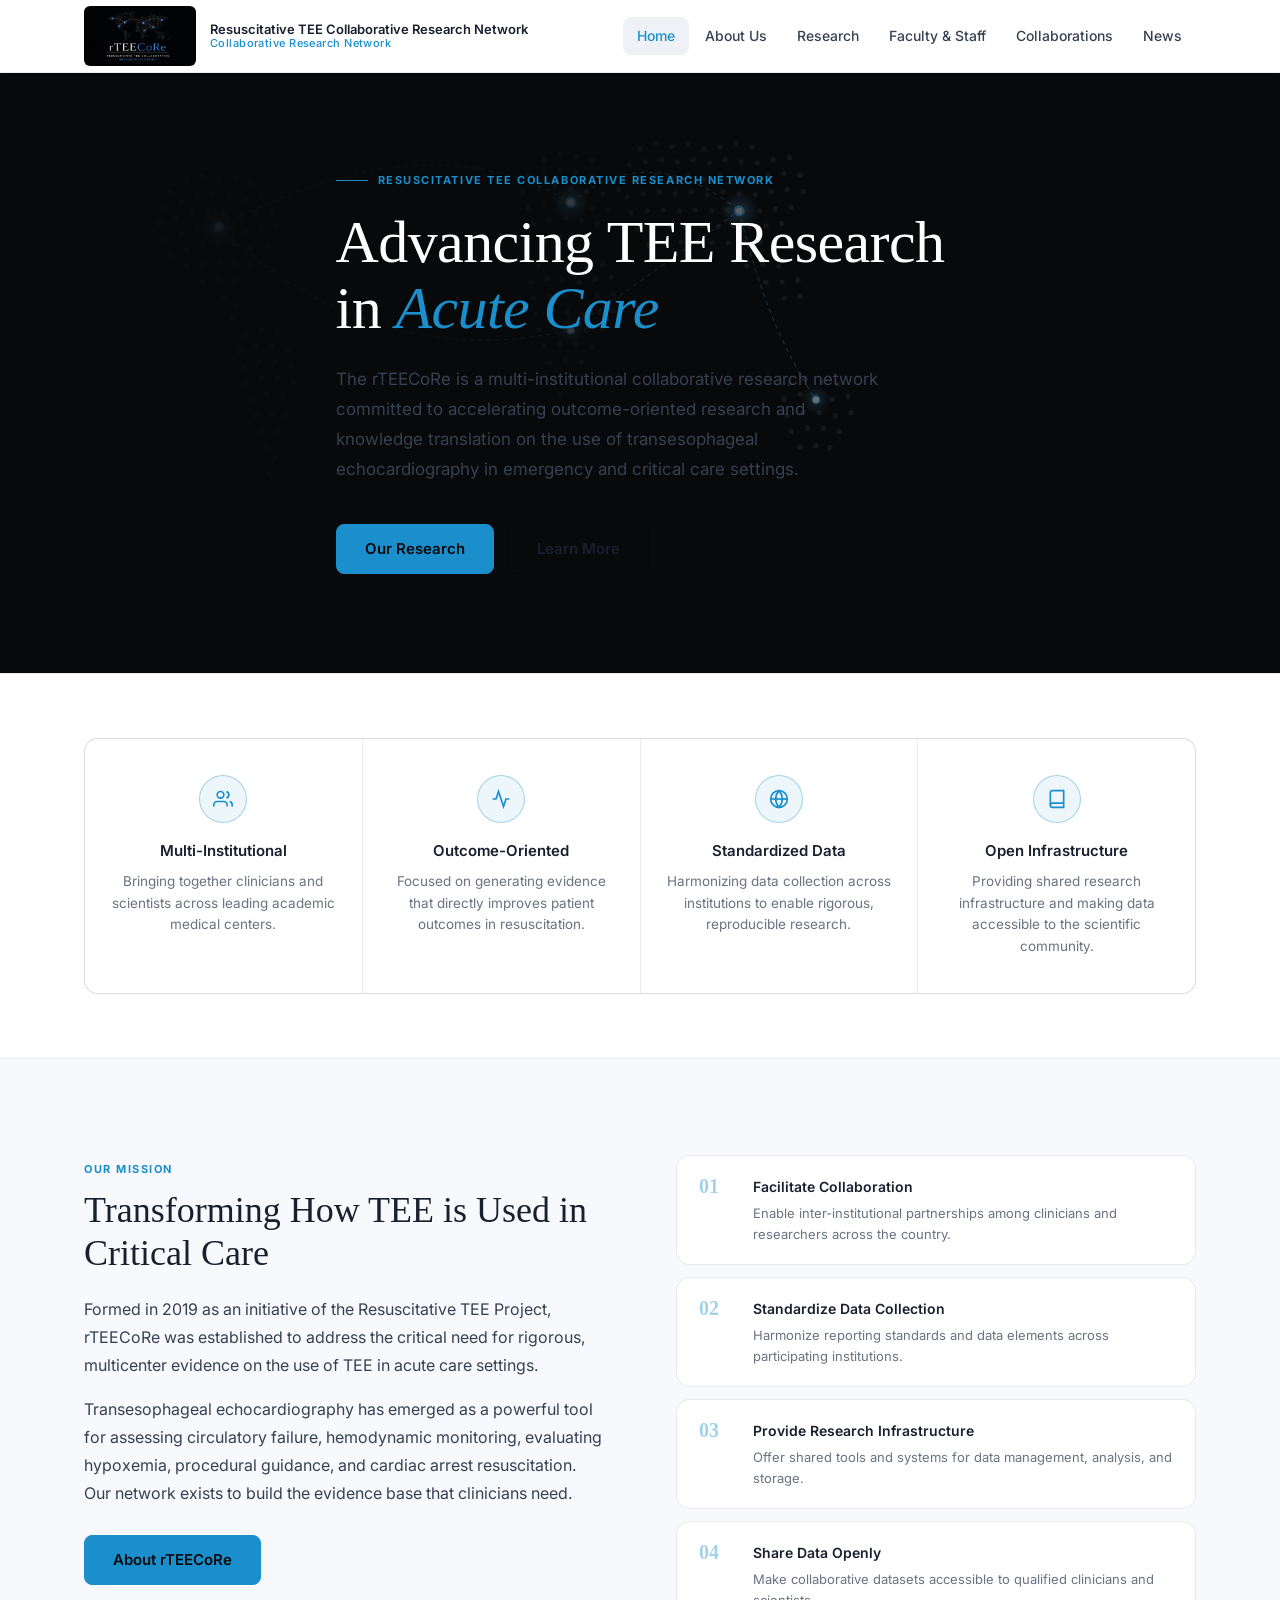
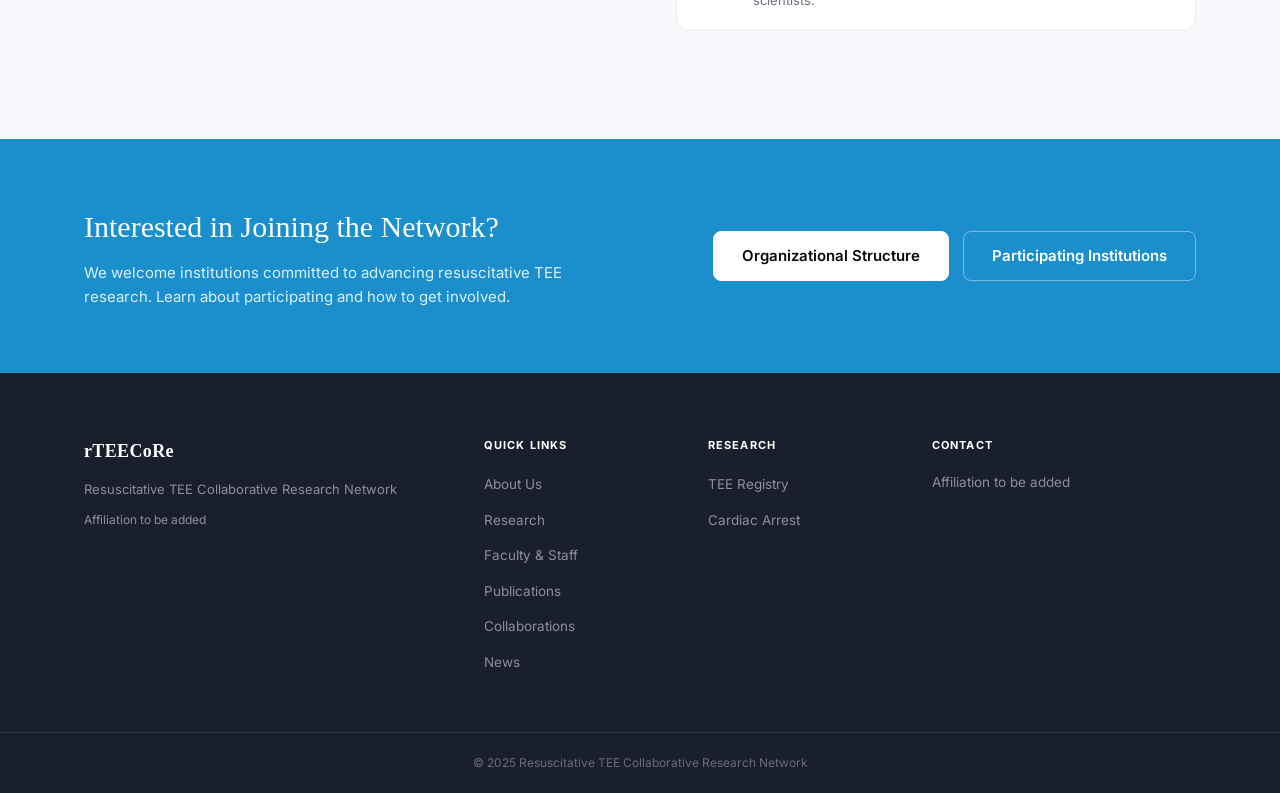
<file: index.html>
<!DOCTYPE html>
<html lang="en">
<head>
  <meta charset="UTF-8" />
  <meta name="viewport" content="width=device-width, initial-scale=1.0" />
  <title>rTEECoRe | Resuscitative TEE Collaborative Research Network</title>
  <link rel="icon" type="image/png" href="logo.webp" />
  <link rel="stylesheet" href="style.css" />
  <link href="https://fonts.googleapis.com/css2?family=Inter:wght@300;400;500;600;700&display=swap" rel="stylesheet" />
</head>
<body>

  <!-- Header -->
  <header class="site-header">
    <div class="container header-inner">
      <div class="logo-group">
        <img src="logo.webp" alt="rTEECoRe Logo" class="logo-img" />
        <div class="logo-text">
          <span class="logo-title">Resuscitative TEE Collaborative Research Network</span>
          <span class="logo-sub">Collaborative Research Network</span>
        </div>
      </div>
      <nav class="main-nav">
        <ul>
          <li><a href="index.html" class="active">Home</a></li>
          <li><a href="about.html">About Us</a></li>
          <li><a href="research.html">Research</a></li>
          <li><a href="team.html">Faculty &amp; Staff</a></li>
          <li class="has-dropdown">
            <a href="collaborations.html">Collaborations</a>
            <ul class="dropdown">
              <li><a href="collaborations.html#mobile-cpr">The Mobile CPR Project</a></li>
              <li><a href="collaborations.html#revive">REVIVE</a></li>
              <li><a href="collaborations.html#pedires">PediRES-Q</a></li>
              <li><a href="collaborations.html#pennparc">Penn PARC</a></li>
            </ul>
          </li>
          <li><a href="news.html">News</a></li>
        </ul>
      </nav>
      <button class="nav-toggle" aria-label="Toggle navigation">&#9776;</button>
    </div>
  </header>

  <!-- Hero -->
  <section class="hero">
    <!-- World Map SVG Background -->
    <div class="hero-map" aria-hidden="true">
      <svg viewBox="0 0 1200 600" xmlns="http://www.w3.org/2000/svg" preserveAspectRatio="xMidYMid slice">
        <defs>
          <radialGradient id="glow1" cx="50%" cy="50%" r="50%">
            <stop offset="0%" stop-color="#5BC8FF" stop-opacity="0.9"/>
            <stop offset="100%" stop-color="#5BC8FF" stop-opacity="0"/>
          </radialGradient>
          <radialGradient id="glow2" cx="50%" cy="50%" r="50%">
            <stop offset="0%" stop-color="#5BC8FF" stop-opacity="0.7"/>
            <stop offset="100%" stop-color="#5BC8FF" stop-opacity="0"/>
          </radialGradient>
          <filter id="blur-glow">
            <feGaussianBlur stdDeviation="3" result="blur"/>
            <feMerge><feMergeNode in="blur"/><feMergeNode in="SourceGraphic"/></feMerge>
          </filter>
        </defs>

        <!-- Dot grid world map -->
        <!-- North America -->
        <g fill="#2a2f35" opacity="0.9">
          <circle cx="160" cy="130" r="2.5"/><circle cx="175" cy="120" r="2.5"/><circle cx="190" cy="115" r="2.5"/><circle cx="205" cy="120" r="2.5"/><circle cx="220" cy="118" r="2.5"/><circle cx="235" cy="122" r="2.5"/>
          <circle cx="155" cy="145" r="2.5"/><circle cx="170" cy="140" r="2.5"/><circle cx="185" cy="135" r="2.5"/><circle cx="200" cy="133" r="2.5"/><circle cx="215" cy="135" r="2.5"/><circle cx="230" cy="138" r="2.5"/><circle cx="245" cy="135" r="2.5"/>
          <circle cx="150" cy="160" r="2.5"/><circle cx="165" cy="155" r="2.5"/><circle cx="180" cy="150" r="2.5"/><circle cx="195" cy="148" r="2.5"/><circle cx="210" cy="150" r="2.5"/><circle cx="225" cy="153" r="2.5"/><circle cx="240" cy="150" r="2.5"/><circle cx="255" cy="148" r="2.5"/>
          <circle cx="155" cy="175" r="2.5"/><circle cx="170" cy="170" r="2.5"/><circle cx="185" cy="165" r="2.5"/><circle cx="200" cy="163" r="2.5"/><circle cx="215" cy="165" r="2.5"/><circle cx="230" cy="168" r="2.5"/><circle cx="245" cy="165" r="2.5"/><circle cx="260" cy="163" r="2.5"/>
          <circle cx="160" cy="190" r="2.5"/><circle cx="175" cy="185" r="2.5"/><circle cx="190" cy="180" r="2.5"/><circle cx="205" cy="178" r="2.5"/><circle cx="220" cy="180" r="2.5"/><circle cx="235" cy="183" r="2.5"/><circle cx="250" cy="180" r="2.5"/>
          <circle cx="175" cy="200" r="2.5"/><circle cx="190" cy="198" r="2.5"/><circle cx="205" cy="195" r="2.5"/><circle cx="220" cy="197" r="2.5"/><circle cx="235" cy="198" r="2.5"/>
          <circle cx="190" cy="215" r="2.5"/><circle cx="205" cy="212" r="2.5"/><circle cx="220" cy="213" r="2.5"/>
          <!-- Central America -->
          <circle cx="210" cy="230" r="2.5"/><circle cx="222" cy="238" r="2.5"/><circle cx="218" cy="248" r="2.5"/>
        </g>
        <!-- South America -->
        <g fill="#2a2f35" opacity="0.9">
          <circle cx="230" cy="265" r="2.5"/><circle cx="245" cy="260" r="2.5"/><circle cx="260" cy="262" r="2.5"/>
          <circle cx="225" cy="280" r="2.5"/><circle cx="240" cy="275" r="2.5"/><circle cx="255" cy="275" r="2.5"/><circle cx="270" cy="278" r="2.5"/>
          <circle cx="228" cy="295" r="2.5"/><circle cx="243" cy="290" r="2.5"/><circle cx="258" cy="290" r="2.5"/><circle cx="273" cy="293" r="2.5"/>
          <circle cx="230" cy="310" r="2.5"/><circle cx="245" cy="305" r="2.5"/><circle cx="260" cy="305" r="2.5"/><circle cx="275" cy="308" r="2.5"/>
          <circle cx="235" cy="325" r="2.5"/><circle cx="250" cy="320" r="2.5"/><circle cx="265" cy="322" r="2.5"/>
          <circle cx="240" cy="340" r="2.5"/><circle cx="255" cy="338" r="2.5"/><circle cx="268" cy="340" r="2.5"/>
          <circle cx="245" cy="355" r="2.5"/><circle cx="260" cy="355" r="2.5"/>
          <circle cx="250" cy="370" r="2.5"/><circle cx="258" cy="380" r="2.5"/>
          <circle cx="252" cy="395" r="2.5"/>
        </g>
        <!-- Europe -->
        <g fill="#2a2f35" opacity="0.9">
          <circle cx="510" cy="100" r="2.5"/><circle cx="525" cy="95" r="2.5"/><circle cx="540" cy="98" r="2.5"/><circle cx="555" cy="100" r="2.5"/>
          <circle cx="495" cy="115" r="2.5"/><circle cx="510" cy="112" r="2.5"/><circle cx="525" cy="110" r="2.5"/><circle cx="540" cy="112" r="2.5"/><circle cx="555" cy="115" r="2.5"/><circle cx="570" cy="118" r="2.5"/>
          <circle cx="490" cy="130" r="2.5"/><circle cx="505" cy="127" r="2.5"/><circle cx="520" cy="125" r="2.5"/><circle cx="535" cy="127" r="2.5"/><circle cx="550" cy="130" r="2.5"/><circle cx="565" cy="132" r="2.5"/><circle cx="580" cy="128" r="2.5"/>
          <circle cx="495" cy="145" r="2.5"/><circle cx="510" cy="142" r="2.5"/><circle cx="525" cy="140" r="2.5"/><circle cx="540" cy="142" r="2.5"/><circle cx="555" cy="145" r="2.5"/><circle cx="570" cy="147" r="2.5"/>
          <circle cx="500" cy="160" r="2.5"/><circle cx="515" cy="157" r="2.5"/><circle cx="530" cy="155" r="2.5"/><circle cx="545" cy="157" r="2.5"/><circle cx="560" cy="160" r="2.5"/>
          <circle cx="510" cy="175" r="2.5"/><circle cx="525" cy="172" r="2.5"/><circle cx="540" cy="173" r="2.5"/>
        </g>
        <!-- Africa -->
        <g fill="#2a2f35" opacity="0.9">
          <circle cx="505" cy="200" r="2.5"/><circle cx="520" cy="195" r="2.5"/><circle cx="535" cy="198" r="2.5"/><circle cx="550" cy="200" r="2.5"/><circle cx="565" cy="198" r="2.5"/>
          <circle cx="498" cy="215" r="2.5"/><circle cx="513" cy="212" r="2.5"/><circle cx="528" cy="213" r="2.5"/><circle cx="543" cy="215" r="2.5"/><circle cx="558" cy="212" r="2.5"/><circle cx="573" cy="210" r="2.5"/>
          <circle cx="500" cy="230" r="2.5"/><circle cx="515" cy="228" r="2.5"/><circle cx="530" cy="228" r="2.5"/><circle cx="545" cy="230" r="2.5"/><circle cx="560" cy="228" r="2.5"/><circle cx="575" cy="226" r="2.5"/>
          <circle cx="502" cy="245" r="2.5"/><circle cx="517" cy="243" r="2.5"/><circle cx="532" cy="243" r="2.5"/><circle cx="547" cy="245" r="2.5"/><circle cx="562" cy="243" r="2.5"/><circle cx="575" cy="242" r="2.5"/>
          <circle cx="505" cy="260" r="2.5"/><circle cx="520" cy="258" r="2.5"/><circle cx="535" cy="258" r="2.5"/><circle cx="550" cy="260" r="2.5"/><circle cx="565" cy="258" r="2.5"/>
          <circle cx="510" cy="275" r="2.5"/><circle cx="525" cy="273" r="2.5"/><circle cx="540" cy="273" r="2.5"/><circle cx="555" cy="275" r="2.5"/>
          <circle cx="515" cy="290" r="2.5"/><circle cx="530" cy="288" r="2.5"/><circle cx="545" cy="290" r="2.5"/>
          <circle cx="520" cy="305" r="2.5"/><circle cx="535" cy="305" r="2.5"/>
          <circle cx="525" cy="320" r="2.5"/><circle cx="533" cy="335" r="2.5"/>
        </g>
        <!-- Asia -->
        <g fill="#2a2f35" opacity="0.9">
          <circle cx="600" cy="90" r="2.5"/><circle cx="615" cy="85" r="2.5"/><circle cx="630" cy="88" r="2.5"/><circle cx="645" cy="85" r="2.5"/><circle cx="660" cy="90" r="2.5"/><circle cx="675" cy="88" r="2.5"/><circle cx="690" cy="85" r="2.5"/><circle cx="705" cy="88" r="2.5"/>
          <circle cx="590" cy="105" r="2.5"/><circle cx="605" cy="102" r="2.5"/><circle cx="620" cy="100" r="2.5"/><circle cx="635" cy="102" r="2.5"/><circle cx="650" cy="100" r="2.5"/><circle cx="665" cy="103" r="2.5"/><circle cx="680" cy="100" r="2.5"/><circle cx="695" cy="102" r="2.5"/><circle cx="710" cy="103" r="2.5"/><circle cx="725" cy="100" r="2.5"/><circle cx="740" cy="98" r="2.5"/>
          <circle cx="585" cy="120" r="2.5"/><circle cx="600" cy="117" r="2.5"/><circle cx="615" cy="115" r="2.5"/><circle cx="630" cy="117" r="2.5"/><circle cx="645" cy="115" r="2.5"/><circle cx="660" cy="118" r="2.5"/><circle cx="675" cy="115" r="2.5"/><circle cx="690" cy="117" r="2.5"/><circle cx="705" cy="118" r="2.5"/><circle cx="720" cy="115" r="2.5"/><circle cx="735" cy="113" r="2.5"/><circle cx="750" cy="115" r="2.5"/>
          <circle cx="588" cy="135" r="2.5"/><circle cx="603" cy="132" r="2.5"/><circle cx="618" cy="130" r="2.5"/><circle cx="633" cy="132" r="2.5"/><circle cx="648" cy="130" r="2.5"/><circle cx="663" cy="133" r="2.5"/><circle cx="678" cy="130" r="2.5"/><circle cx="693" cy="132" r="2.5"/><circle cx="708" cy="133" r="2.5"/><circle cx="723" cy="130" r="2.5"/><circle cx="738" cy="128" r="2.5"/><circle cx="753" cy="130" r="2.5"/>
          <circle cx="592" cy="150" r="2.5"/><circle cx="607" cy="148" r="2.5"/><circle cx="622" cy="147" r="2.5"/><circle cx="637" cy="148" r="2.5"/><circle cx="652" cy="147" r="2.5"/><circle cx="667" cy="148" r="2.5"/><circle cx="682" cy="147" r="2.5"/><circle cx="697" cy="148" r="2.5"/><circle cx="712" cy="148" r="2.5"/><circle cx="727" cy="146" r="2.5"/><circle cx="742" cy="145" r="2.5"/>
          <circle cx="598" cy="165" r="2.5"/><circle cx="613" cy="163" r="2.5"/><circle cx="628" cy="162" r="2.5"/><circle cx="643" cy="163" r="2.5"/><circle cx="658" cy="162" r="2.5"/><circle cx="673" cy="163" r="2.5"/><circle cx="688" cy="163" r="2.5"/><circle cx="703" cy="163" r="2.5"/><circle cx="718" cy="162" r="2.5"/><circle cx="733" cy="160" r="2.5"/>
          <circle cx="608" cy="180" r="2.5"/><circle cx="623" cy="178" r="2.5"/><circle cx="638" cy="177" r="2.5"/><circle cx="653" cy="178" r="2.5"/><circle cx="668" cy="178" r="2.5"/><circle cx="683" cy="178" r="2.5"/><circle cx="698" cy="178" r="2.5"/><circle cx="713" cy="177" r="2.5"/>
          <!-- Southeast Asia -->
          <circle cx="700" cy="200" r="2.5"/><circle cx="715" cy="198" r="2.5"/><circle cx="730" cy="200" r="2.5"/><circle cx="718" cy="215" r="2.5"/><circle cx="733" cy="215" r="2.5"/><circle cx="748" cy="213" r="2.5"/>
          <circle cx="735" cy="230" r="2.5"/><circle cx="750" cy="228" r="2.5"/>
        </g>
        <!-- Australia -->
        <g fill="#2a2f35" opacity="0.9">
          <circle cx="740" cy="310" r="2.5"/><circle cx="755" cy="305" r="2.5"/><circle cx="770" cy="308" r="2.5"/><circle cx="785" cy="310" r="2.5"/>
          <circle cx="735" cy="325" r="2.5"/><circle cx="750" cy="320" r="2.5"/><circle cx="765" cy="322" r="2.5"/><circle cx="780" cy="325" r="2.5"/><circle cx="795" cy="322" r="2.5"/>
          <circle cx="738" cy="340" r="2.5"/><circle cx="753" cy="337" r="2.5"/><circle cx="768" cy="337" r="2.5"/><circle cx="783" cy="340" r="2.5"/><circle cx="798" cy="337" r="2.5"/>
          <circle cx="742" cy="355" r="2.5"/><circle cx="757" cy="352" r="2.5"/><circle cx="772" cy="352" r="2.5"/><circle cx="787" cy="355" r="2.5"/>
          <circle cx="750" cy="370" r="2.5"/><circle cx="765" cy="368" r="2.5"/><circle cx="778" cy="370" r="2.5"/>
        </g>

        <!-- Connection arcs between nodes -->
        <g fill="none" stroke="#5BC8FF" stroke-width="1" opacity="0.5">
          <path d="M 205 163 Q 400 60 535 140" stroke-dasharray="4,4"/>
          <path d="M 535 140 Q 610 80 693 148" stroke-dasharray="4,4"/>
          <path d="M 693 148 Q 720 260 765 325" stroke-dasharray="4,4"/>
          <path d="M 205 163 Q 350 300 535 260" stroke-dasharray="4,4"/>
          <path d="M 535 260 Q 620 200 693 148" stroke-dasharray="4,4"/>
        </g>

        <!-- Glowing node dots -->
        <!-- North America node -->
        <circle cx="205" cy="163" r="18" fill="url(#glow1)" opacity="0.6"/>
        <circle cx="205" cy="163" r="5" fill="#5BC8FF"/>
        <circle cx="205" cy="163" r="3" fill="white"/>

        <!-- Europe node -->
        <circle cx="535" cy="140" r="18" fill="url(#glow1)" opacity="0.6"/>
        <circle cx="535" cy="140" r="5" fill="#5BC8FF"/>
        <circle cx="535" cy="140" r="3" fill="white"/>

        <!-- Asia node -->
        <circle cx="693" cy="148" r="18" fill="url(#glow1)" opacity="0.6"/>
        <circle cx="693" cy="148" r="5" fill="#5BC8FF"/>
        <circle cx="693" cy="148" r="3" fill="white"/>

        <!-- Africa node -->
        <circle cx="535" cy="260" r="14" fill="url(#glow2)" opacity="0.5"/>
        <circle cx="535" cy="260" r="4" fill="#5BC8FF"/>
        <circle cx="535" cy="260" r="2.5" fill="white"/>

        <!-- Australia node -->
        <circle cx="765" cy="325" r="14" fill="url(#glow2)" opacity="0.5"/>
        <circle cx="765" cy="325" r="4" fill="#5BC8FF"/>
        <circle cx="765" cy="325" r="2.5" fill="white"/>
      </svg>
    </div>

    <div class="container hero-content">
      <p class="hero-eyebrow">Resuscitative TEE Collaborative Research Network</p>
      <h1>Advancing TEE Research<br/>in <span>Acute Care</span></h1>
      <p class="hero-desc">The rTEECoRe is a multi-institutional collaborative research network committed to accelerating outcome-oriented research and knowledge translation on the use of transesophageal echocardiography in emergency and critical care settings.</p>
      <div class="hero-cta">
        <a href="research.html" class="btn btn-primary">Our Research</a>
        <a href="about.html" class="btn btn-outline">Learn More</a>
      </div>
    </div>
  </section>

  <!-- About Strip -->
  <section class="about-strip">
    <div class="container">
      <div class="strip-grid">
        <div class="strip-item">
          <div class="strip-icon">
            <svg viewBox="0 0 24 24" fill="none" stroke="currentColor" stroke-width="2"><path d="M17 21v-2a4 4 0 0 0-4-4H5a4 4 0 0 0-4 4v2"/><circle cx="9" cy="7" r="4"/><path d="M23 21v-2a4 4 0 0 0-3-3.87"/><path d="M16 3.13a4 4 0 0 1 0 7.75"/></svg>
          </div>
          <h3>Multi-Institutional</h3>
          <p>Bringing together clinicians and scientists across leading academic medical centers.</p>
        </div>
        <div class="strip-item">
          <div class="strip-icon">
            <svg viewBox="0 0 24 24" fill="none" stroke="currentColor" stroke-width="2"><polyline points="22 12 18 12 15 21 9 3 6 12 2 12"/></svg>
          </div>
          <h3>Outcome-Oriented</h3>
          <p>Focused on generating evidence that directly improves patient outcomes in resuscitation.</p>
        </div>
        <div class="strip-item">
          <div class="strip-icon">
            <svg viewBox="0 0 24 24" fill="none" stroke="currentColor" stroke-width="2"><circle cx="12" cy="12" r="10"/><line x1="2" y1="12" x2="22" y2="12"/><path d="M12 2a15.3 15.3 0 0 1 4 10 15.3 15.3 0 0 1-4 10 15.3 15.3 0 0 1-4-10 15.3 15.3 0 0 1 4-10z"/></svg>
          </div>
          <h3>Standardized Data</h3>
          <p>Harmonizing data collection across institutions to enable rigorous, reproducible research.</p>
        </div>
        <div class="strip-item">
          <div class="strip-icon">
            <svg viewBox="0 0 24 24" fill="none" stroke="currentColor" stroke-width="2"><path d="M4 19.5A2.5 2.5 0 0 1 6.5 17H20"/><path d="M6.5 2H20v20H6.5A2.5 2.5 0 0 1 4 19.5v-15A2.5 2.5 0 0 1 6.5 2z"/></svg>
          </div>
          <h3>Open Infrastructure</h3>
          <p>Providing shared research infrastructure and making data accessible to the scientific community.</p>
        </div>
      </div>
    </div>
  </section>

  <!-- Mission -->
  <section class="mission">
    <div class="container mission-grid">
      <div class="mission-text">
        <span class="section-label">Our Mission</span>
        <h2>Transforming How TEE is Used in Critical Care</h2>
        <p>Formed in 2019 as an initiative of the Resuscitative TEE Project, rTEECoRe was established to address the critical need for rigorous, multicenter evidence on the use of TEE in acute care settings.</p>
        <p>Transesophageal echocardiography has emerged as a powerful tool for assessing circulatory failure, hemodynamic monitoring, evaluating hypoxemia, procedural guidance, and cardiac arrest resuscitation. Our network exists to build the evidence base that clinicians need.</p>
        <a href="about.html" class="btn btn-primary">About rTEECoRe</a>
      </div>
      <div class="mission-goals">
        <div class="goal-card">
          <span class="goal-num">01</span>
          <div>
            <h4>Facilitate Collaboration</h4>
            <p>Enable inter-institutional partnerships among clinicians and researchers across the country.</p>
          </div>
        </div>
        <div class="goal-card">
          <span class="goal-num">02</span>
          <div>
            <h4>Standardize Data Collection</h4>
            <p>Harmonize reporting standards and data elements across participating institutions.</p>
          </div>
        </div>
        <div class="goal-card">
          <span class="goal-num">03</span>
          <div>
            <h4>Provide Research Infrastructure</h4>
            <p>Offer shared tools and systems for data management, analysis, and storage.</p>
          </div>
        </div>
        <div class="goal-card">
          <span class="goal-num">04</span>
          <div>
            <h4>Share Data Openly</h4>
            <p>Make collaborative datasets accessible to qualified clinicians and scientists.</p>
          </div>
        </div>
      </div>
    </div>
  </section>

  <!-- CTA Banner -->
  <section class="cta-banner">
    <div class="container cta-inner">
      <div>
        <h2>Interested in Joining the Network?</h2>
        <p>We welcome institutions committed to advancing resuscitative TEE research. Learn about participating and how to get involved.</p>
      </div>
      <div class="cta-actions">
        <a href="about.html#structure" class="btn btn-white">Organizational Structure</a>
        <a href="about.html#institutions" class="btn btn-outline-white">Participating Institutions</a>
      </div>
    </div>
  </section>

  <!-- Footer -->
  <footer class="site-footer">
    <div class="container footer-grid">
      <div class="footer-brand">
        <div class="footer-logo">rTEECoRe</div>
        <p>Resuscitative TEE Collaborative Research Network</p>
        <p class="footer-inst">Affiliation to be added</p>
      </div>
      <div class="footer-nav">
        <h4>Quick Links</h4>
        <ul>
          <li><a href="about.html">About Us</a></li>
          <li><a href="research.html">Research</a></li>
          <li><a href="team.html">Faculty &amp; Staff</a></li>
          <li><a href="publications.html">Publications</a></li>
          <li><a href="collaborations.html">Collaborations</a></li>
          <li><a href="news.html">News</a></li>
        </ul>
      </div>
      <div class="footer-nav">
        <h4>Research</h4>
        <ul>
          <li><a href="research.html#registry">TEE Registry</a></li>
          <li><a href="research.html#cardiac-arrest">Cardiac Arrest</a></li>
          </ul>
      </div>
      <div class="footer-contact">
        <h4>Contact</h4>
        <p>Affiliation to be added</p>
      </div>
    </div>
    <div class="footer-bottom">
      <div class="container">
        <p>&copy; 2025 Resuscitative TEE Collaborative Research Network</p>
      </div>
    </div>
  </footer>

  <script src="main.js"></script>
</body>
</html>
</file>
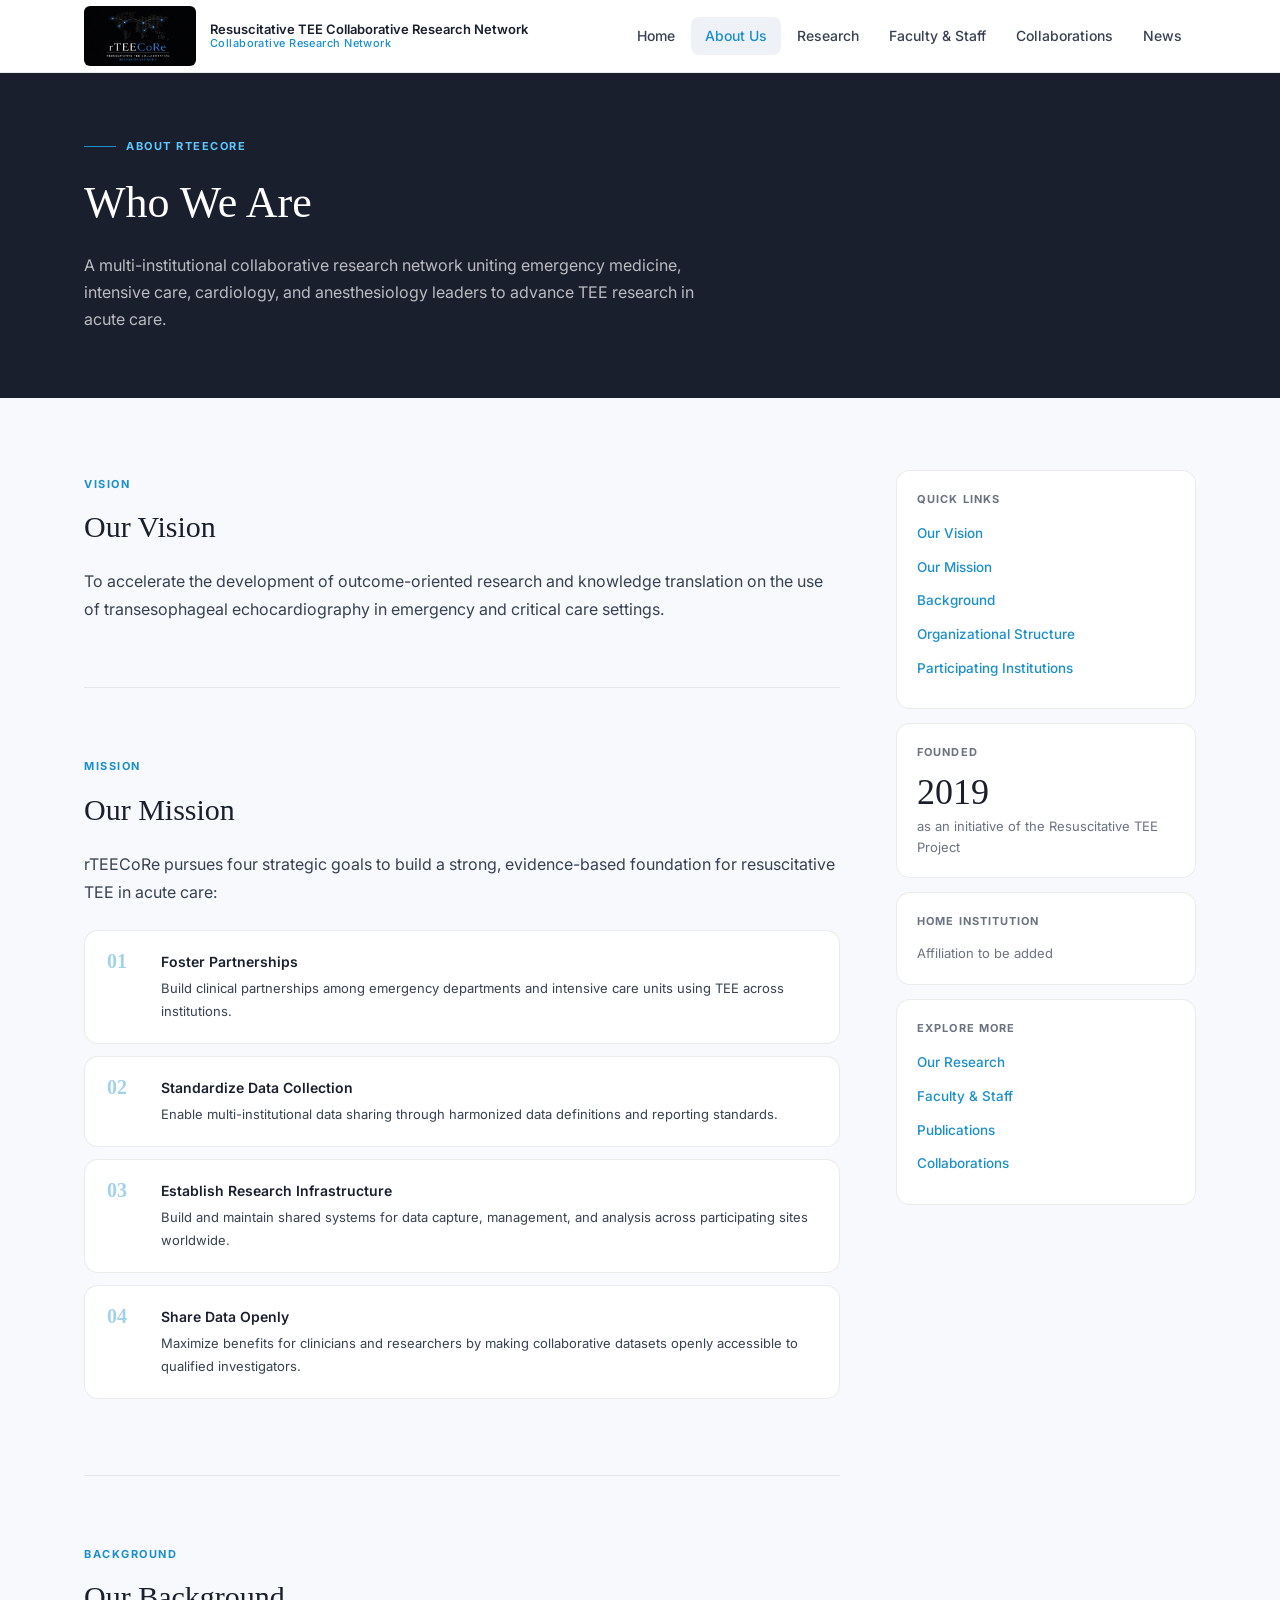
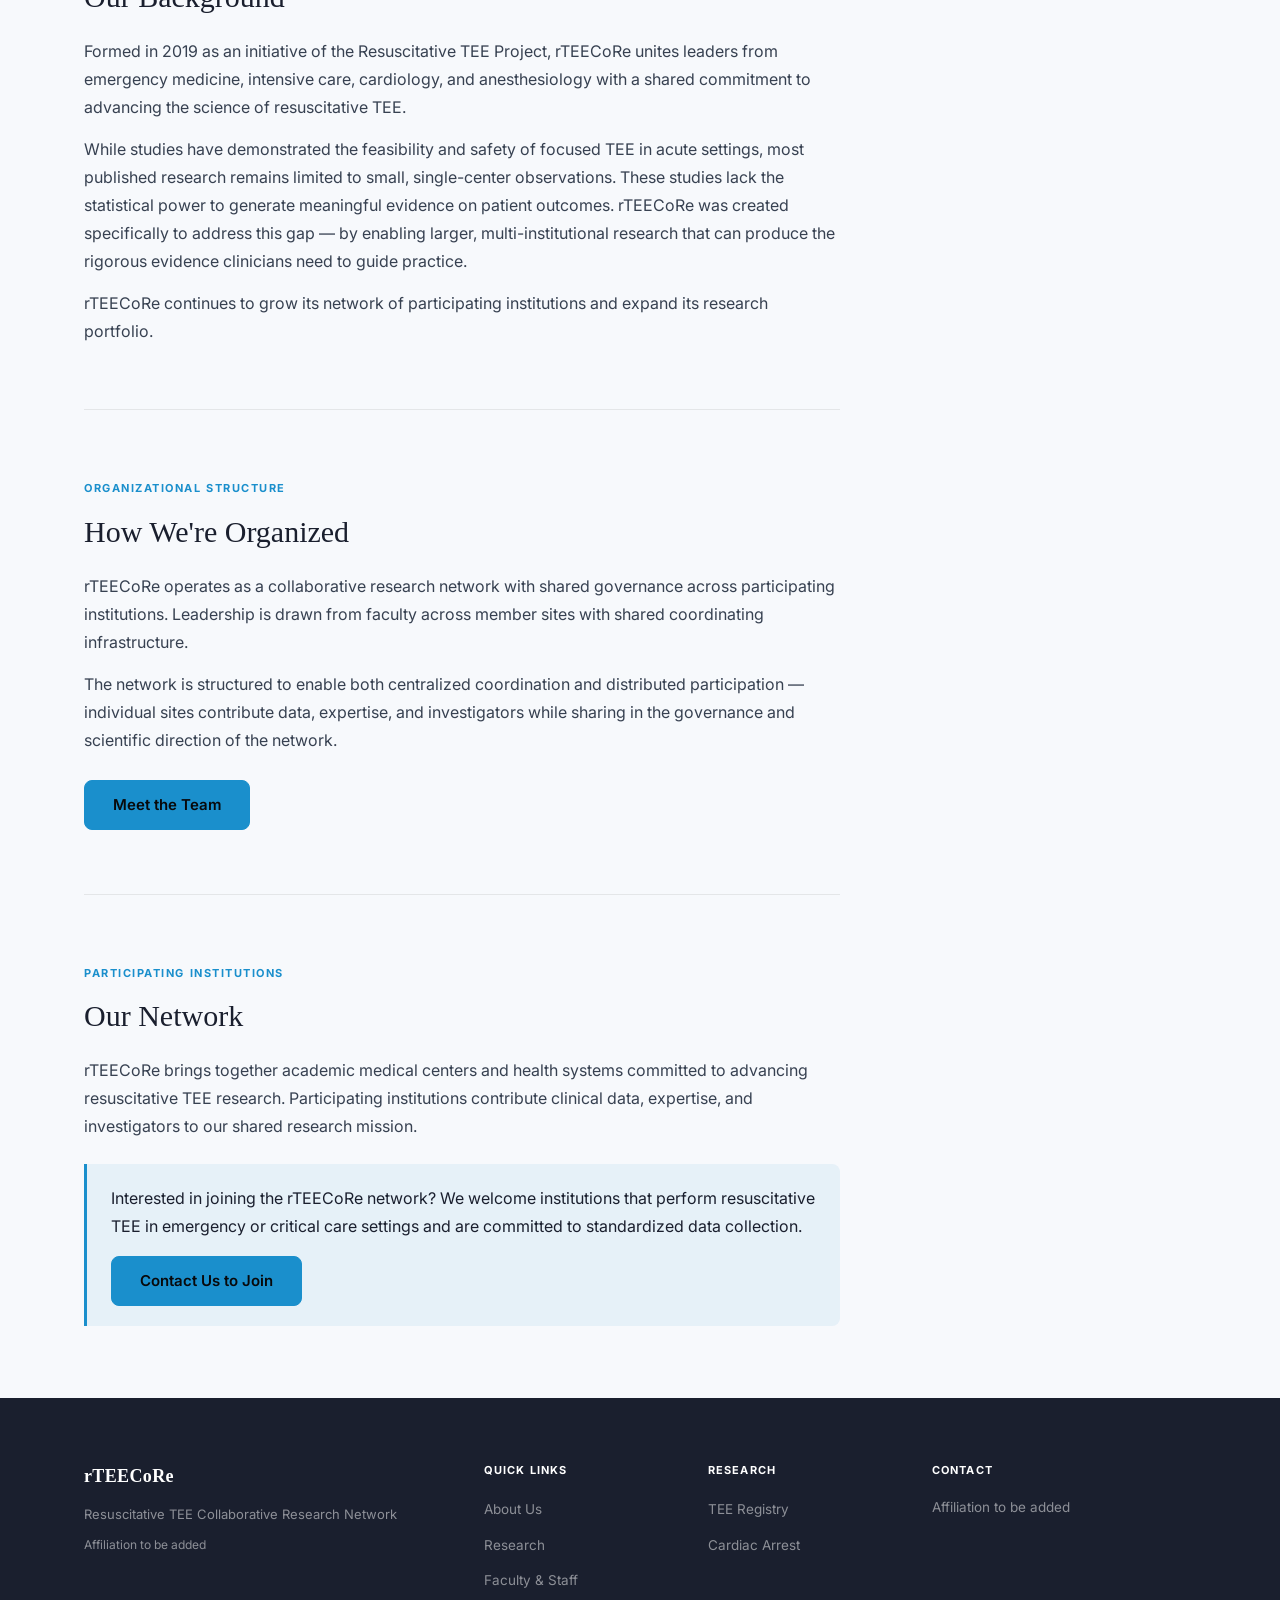
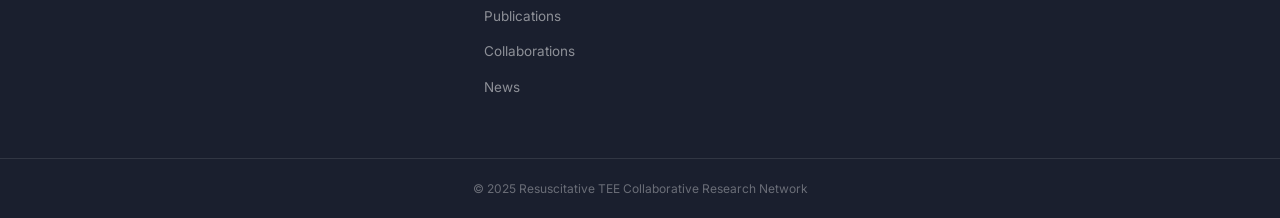
<file: about.html>
<!DOCTYPE html>
<html lang="en">
<head>
  <meta charset="UTF-8" />
  <meta name="viewport" content="width=device-width, initial-scale=1.0" />
  <title>About Us | rTEECoRe</title>
  <link rel="icon" type="image/png" href="logo.webp" />
  <link rel="stylesheet" href="style.css" />
  <link href="https://fonts.googleapis.com/css2?family=Inter:wght@300;400;500;600;700&display=swap" rel="stylesheet" />
</head>
<body>

  <!-- Header -->
  <header class="site-header">
    <div class="container header-inner">
      <div class="logo-group">
        <img src="logo.webp" alt="rTEECoRe Logo" class="logo-img" />
        <div class="logo-text">
          <span class="logo-title">Resuscitative TEE Collaborative Research Network</span>
          <span class="logo-sub">Collaborative Research Network</span>
        </div>
      </div>
      <nav class="main-nav">
        <ul>
          <li><a href="index.html">Home</a></li>
          <li><a href="about.html" class="active">About Us</a></li>
          <li><a href="research.html">Research</a></li>
          <li><a href="team.html">Faculty &amp; Staff</a></li>
          <li class="has-dropdown">
            <a href="collaborations.html">Collaborations</a>
            <ul class="dropdown">
              <li><a href="collaborations.html#mobile-cpr">The Mobile CPR Project</a></li>
              <li><a href="collaborations.html#revive">REVIVE</a></li>
              <li><a href="collaborations.html#pedires">PediRES-Q</a></li>
              <li><a href="collaborations.html#pennparc">Penn PARC</a></li>
            </ul>
          </li>
          <li><a href="news.html">News</a></li>
        </ul>
      </nav>
      <button class="nav-toggle" aria-label="Toggle navigation">&#9776;</button>
    </div>
  </header>

  <!-- Page Hero -->
  <section class="page-hero">
    <div class="container">
      <p class="hero-eyebrow">About rTEECoRe</p>
      <h1>Who We Are</h1>
      <p>A multi-institutional collaborative research network uniting emergency medicine, intensive care, cardiology, and anesthesiology leaders to advance TEE research in acute care.</p>
    </div>
  </section>

  <!-- Vision & Mission -->
  <section class="content-section">
    <div class="container two-col">
      <div class="content-main">

        <div class="content-block" id="vision">
          <span class="section-label">Vision</span>
          <h2>Our Vision</h2>
          <p>To accelerate the development of outcome-oriented research and knowledge translation on the use of transesophageal echocardiography in emergency and critical care settings.</p>
        </div>

        <div class="content-block" id="mission">
          <span class="section-label">Mission</span>
          <h2>Our Mission</h2>
          <p>rTEECoRe pursues four strategic goals to build a strong, evidence-based foundation for resuscitative TEE in acute care:</p>
          <div class="goal-list">
            <div class="goal-card">
              <span class="goal-num">01</span>
              <div>
                <h4>Foster Partnerships</h4>
                <p>Build clinical partnerships among emergency departments and intensive care units using TEE across institutions.</p>
              </div>
            </div>
            <div class="goal-card">
              <span class="goal-num">02</span>
              <div>
                <h4>Standardize Data Collection</h4>
                <p>Enable multi-institutional data sharing through harmonized data definitions and reporting standards.</p>
              </div>
            </div>
            <div class="goal-card">
              <span class="goal-num">03</span>
              <div>
                <h4>Establish Research Infrastructure</h4>
                <p>Build and maintain shared systems for data capture, management, and analysis across participating sites worldwide.</p>
              </div>
            </div>
            <div class="goal-card">
              <span class="goal-num">04</span>
              <div>
                <h4>Share Data Openly</h4>
                <p>Maximize benefits for clinicians and researchers by making collaborative datasets openly accessible to qualified investigators.</p>
              </div>
            </div>
          </div>
        </div>

        <div class="content-block" id="background">
          <span class="section-label">Background</span>
          <h2>Our Background</h2>
          <p>Formed in 2019 as an initiative of the Resuscitative TEE Project, rTEECoRe unites leaders from emergency medicine, intensive care, cardiology, and anesthesiology with a shared commitment to advancing the science of resuscitative TEE.</p>
          <p>While studies have demonstrated the feasibility and safety of focused TEE in acute settings, most published research remains limited to small, single-center observations. These studies lack the statistical power to generate meaningful evidence on patient outcomes. rTEECoRe was created specifically to address this gap — by enabling larger, multi-institutional research that can produce the rigorous evidence clinicians need to guide practice.</p>
          <p>rTEECoRe continues to grow its network of participating institutions and expand its research portfolio.</p>
        </div>

        <div class="content-block" id="structure">
          <span class="section-label">Organizational Structure</span>
          <h2>How We're Organized</h2>
          <p>rTEECoRe operates as a collaborative research network with shared governance across participating institutions. Leadership is drawn from faculty across member sites with shared coordinating infrastructure.</p>
          <p>The network is structured to enable both centralized coordination and distributed participation — individual sites contribute data, expertise, and investigators while sharing in the governance and scientific direction of the network.</p>
          <a href="team.html" class="btn btn-primary" style="margin-top: 12px;">Meet the Team</a>
        </div>

        <div class="content-block" id="institutions">
          <span class="section-label">Participating Institutions</span>
          <h2>Our Network</h2>
          <p>rTEECoRe brings together academic medical centers and health systems committed to advancing resuscitative TEE research. Participating institutions contribute clinical data, expertise, and investigators to our shared research mission.</p>
          <div class="info-box">
            <p>Interested in joining the rTEECoRe network? We welcome institutions that perform resuscitative TEE in emergency or critical care settings and are committed to standardized data collection.</p>
            <a href="team.html" class="btn btn-primary" style="margin-top: 16px;">Contact Us to Join</a>
          </div>
        </div>

      </div>

      <!-- Sidebar -->
      <aside class="content-sidebar">
        <div class="sidebar-card">
          <h4>Quick Links</h4>
          <ul class="sidebar-links">
            <li><a href="#vision">Our Vision</a></li>
            <li><a href="#mission">Our Mission</a></li>
            <li><a href="#background">Background</a></li>
            <li><a href="#structure">Organizational Structure</a></li>
            <li><a href="#institutions">Participating Institutions</a></li>
          </ul>
        </div>
        <div class="sidebar-card">
          <h4>Founded</h4>
          <p class="sidebar-stat">2019</p>
          <p class="sidebar-note">as an initiative of the Resuscitative TEE Project</p>
        </div>
        <div class="sidebar-card">
          <h4>Home Institution</h4>
          <p class="sidebar-note">Affiliation to be added</p>
        </div>
        <div class="sidebar-card">
          <h4>Explore More</h4>
          <ul class="sidebar-links">
            <li><a href="research.html">Our Research</a></li>
            <li><a href="team.html">Faculty &amp; Staff</a></li>
            <li><a href="publications.html">Publications</a></li>
            <li><a href="collaborations.html">Collaborations</a></li>
          </ul>
        </div>
      </aside>
    </div>
  </section>

  <!-- Footer -->
  <footer class="site-footer">
    <div class="container footer-grid">
      <div class="footer-brand">
        <div class="footer-logo">rTEECoRe</div>
        <p>Resuscitative TEE Collaborative Research Network</p>
        <p class="footer-inst">Affiliation to be added</p>
      </div>
      <div class="footer-nav">
        <h4>Quick Links</h4>
        <ul>
          <li><a href="about.html">About Us</a></li>
          <li><a href="research.html">Research</a></li>
          <li><a href="team.html">Faculty &amp; Staff</a></li>
          <li><a href="publications.html">Publications</a></li>
          <li><a href="collaborations.html">Collaborations</a></li>
          <li><a href="news.html">News</a></li>
        </ul>
      </div>
      <div class="footer-nav">
        <h4>Research</h4>
        <ul>
          <li><a href="research.html#registry">TEE Registry</a></li>
          <li><a href="research.html#cardiac-arrest">Cardiac Arrest</a></li>
          </ul>
      </div>
      <div class="footer-contact">
        <h4>Contact</h4>
        <p>Affiliation to be added</p>
      </div>
    </div>
    <div class="footer-bottom">
      <div class="container">
        <p>&copy; 2025 Resuscitative TEE Collaborative Research Network</p>
      </div>
    </div>
  </footer>

  <script src="main.js"></script>
</body>
</html>
</file>
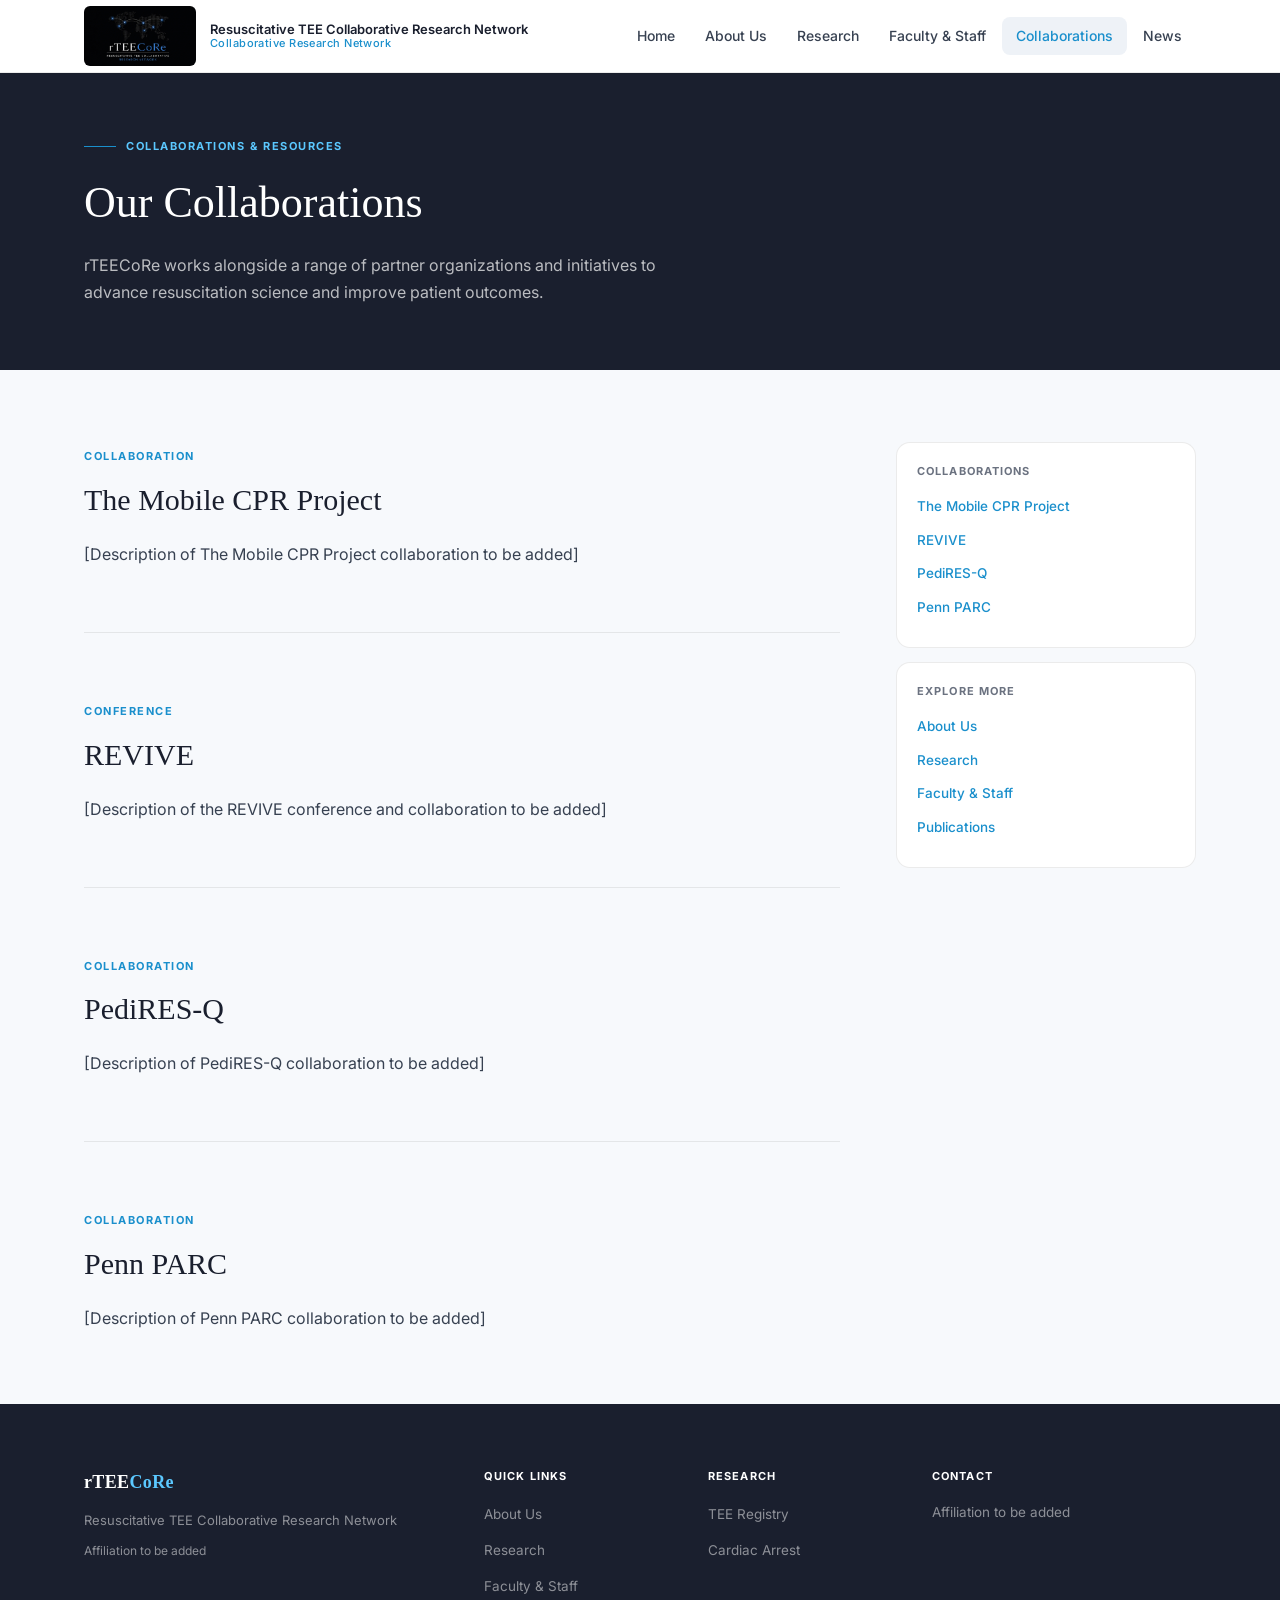
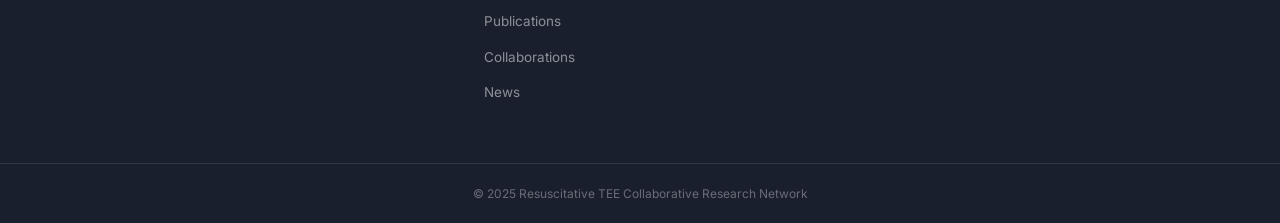
<file: collaborations.html>
<!DOCTYPE html>
<html lang="en">
<head>
  <meta charset="UTF-8" />
  <meta name="viewport" content="width=device-width, initial-scale=1.0" />
  <title>Collaborations | rTEECoRe</title>
  <link rel="icon" type="image/webp" href="logo.webp" />
  <link rel="stylesheet" href="style.css" />
  <link href="https://fonts.googleapis.com/css2?family=Inter:wght@300;400;500;600;700&display=swap" rel="stylesheet" />
</head>
<body>

  <header class="site-header">
    <div class="container header-inner">
      <div class="logo-group">
        <img src="logo.webp" alt="rTEECoRe Logo" class="logo-img" />
        <div class="logo-text">
          <span class="logo-title">Resuscitative TEE Collaborative Research Network</span>
          <span class="logo-sub">Collaborative Research Network</span>
        </div>
      </div>
      <nav class="main-nav">
        <ul>
          <li><a href="index.html">Home</a></li>
          <li><a href="about.html">About Us</a></li>
          <li><a href="research.html">Research</a></li>
          <li><a href="team.html">Faculty &amp; Staff</a></li>
          <li class="has-dropdown">
            <a href="collaborations.html" class="active">Collaborations</a>
            <ul class="dropdown">
              <li><a href="#mobile-cpr">The Mobile CPR Project</a></li>
              <li><a href="#revive">REVIVE</a></li>
              <li><a href="#pedires">PediRES-Q</a></li>
              <li><a href="#pennparc">Penn PARC</a></li>
            </ul>
          </li>
          <li><a href="news.html">News</a></li>
        </ul>
      </nav>
      <button class="nav-toggle" aria-label="Toggle navigation">&#9776;</button>
    </div>
  </header>

  <section class="page-hero">
    <div class="container">
      <p class="hero-eyebrow">Collaborations &amp; Resources</p>
      <h1>Our Collaborations</h1>
      <p>rTEECoRe works alongside a range of partner organizations and initiatives to advance resuscitation science and improve patient outcomes.</p>
    </div>
  </section>

  <section class="content-section">
    <div class="container two-col">
      <div class="content-main">

        <div class="content-block" id="mobile-cpr">
          <span class="section-label">Collaboration</span>
          <h2>The Mobile CPR Project</h2>
          <p>[Description of The Mobile CPR Project collaboration to be added]</p>
        </div>

        <div class="content-block" id="revive">
          <span class="section-label">Conference</span>
          <h2>REVIVE</h2>
          <p>[Description of the REVIVE conference and collaboration to be added]</p>
        </div>

        <div class="content-block" id="pedires">
          <span class="section-label">Collaboration</span>
          <h2>PediRES-Q</h2>
          <p>[Description of PediRES-Q collaboration to be added]</p>
        </div>

        <div class="content-block" id="pennparc">
          <span class="section-label">Collaboration</span>
          <h2>Penn PARC</h2>
          <p>[Description of Penn PARC collaboration to be added]</p>
        </div>

      </div>

      <aside class="content-sidebar">
        <div class="sidebar-card">
          <h4>Collaborations</h4>
          <ul class="sidebar-links">
            <li><a href="#mobile-cpr">The Mobile CPR Project</a></li>
            <li><a href="#revive">REVIVE</a></li>
            <li><a href="#pedires">PediRES-Q</a></li>
            <li><a href="#pennparc">Penn PARC</a></li>
          </ul>
        </div>
        <div class="sidebar-card">
          <h4>Explore More</h4>
          <ul class="sidebar-links">
            <li><a href="about.html">About Us</a></li>
            <li><a href="research.html">Research</a></li>
            <li><a href="team.html">Faculty &amp; Staff</a></li>
            <li><a href="publications.html">Publications</a></li>
          </ul>
        </div>
      </aside>
    </div>
  </section>

  <footer class="site-footer">
    <div class="container footer-grid">
      <div class="footer-brand">
        <div class="footer-logo">rTEE<span>CoRe</span></div>
        <p>Resuscitative TEE Collaborative Research Network</p>
        <p class="footer-inst">Affiliation to be added</p>
      </div>
      <div class="footer-nav">
        <h4>Quick Links</h4>
        <ul>
          <li><a href="about.html">About Us</a></li>
          <li><a href="research.html">Research</a></li>
          <li><a href="team.html">Faculty &amp; Staff</a></li>
          <li><a href="publications.html">Publications</a></li>
          <li><a href="collaborations.html">Collaborations</a></li>
          <li><a href="news.html">News</a></li>
        </ul>
      </div>
      <div class="footer-nav">
        <h4>Research</h4>
        <ul>
          <li><a href="research.html#registry">TEE Registry</a></li>
          <li><a href="research.html#cardiac-arrest">Cardiac Arrest</a></li>
          </ul>
      </div>
      <div class="footer-contact">
        <h4>Contact</h4>
        <p>Affiliation to be added</p>
      </div>
    </div>
    <div class="footer-bottom">
      <div class="container">
        <p>&copy; 2025 Resuscitative TEE Collaborative Research Network</p>
      </div>
    </div>
  </footer>

  <script src="main.js"></script>
</body>
</html>
</file>
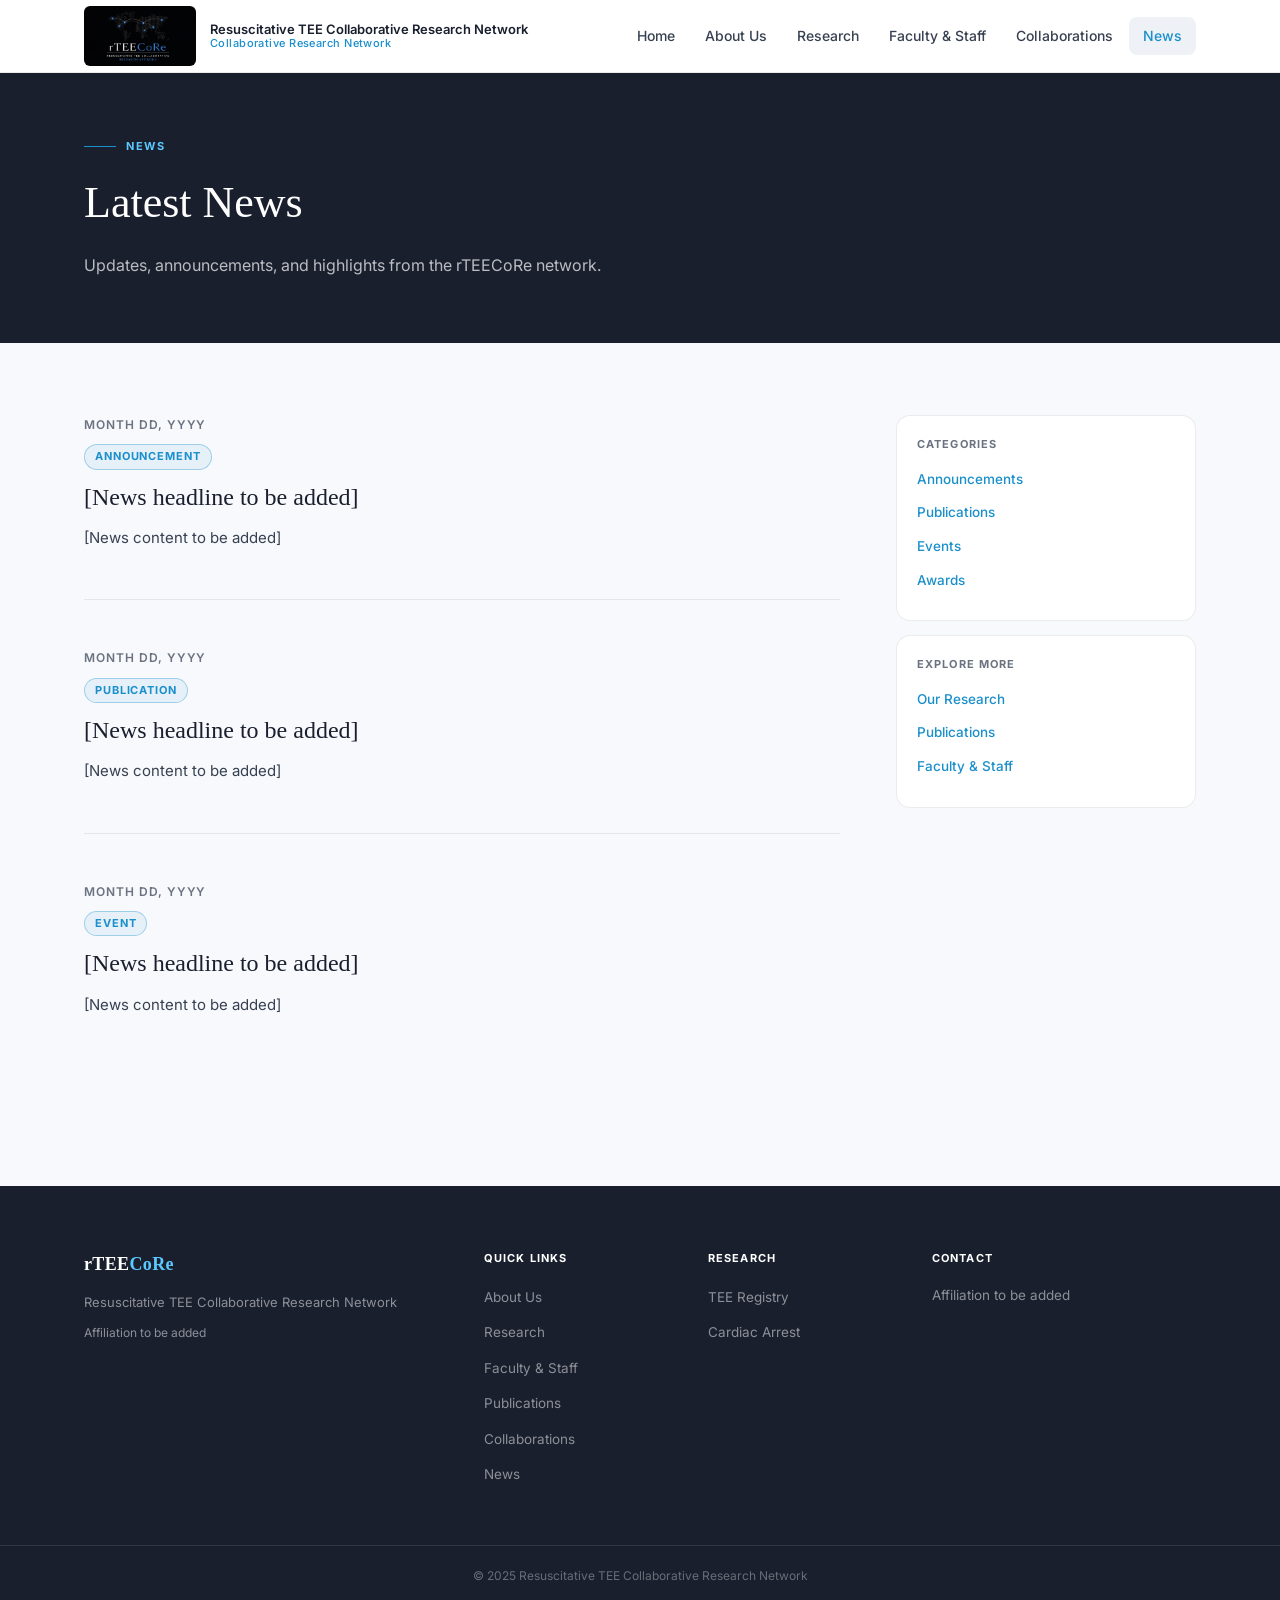
<file: news.html>
<!DOCTYPE html>
<html lang="en">
<head>
  <meta charset="UTF-8" />
  <meta name="viewport" content="width=device-width, initial-scale=1.0" />
  <title>News | rTEECoRe</title>
  <link rel="icon" type="image/webp" href="logo.webp" />
  <link rel="stylesheet" href="style.css" />
  <link href="https://fonts.googleapis.com/css2?family=Inter:wght@300;400;500;600;700&display=swap" rel="stylesheet" />
</head>
<body>

  <header class="site-header">
    <div class="container header-inner">
      <div class="logo-group">
        <img src="logo.webp" alt="rTEECoRe Logo" class="logo-img" />
        <div class="logo-text">
          <span class="logo-title">Resuscitative TEE Collaborative Research Network</span>
          <span class="logo-sub">Collaborative Research Network</span>
        </div>
      </div>
      <nav class="main-nav">
        <ul>
          <li><a href="index.html">Home</a></li>
          <li><a href="about.html">About Us</a></li>
          <li><a href="research.html">Research</a></li>
          <li><a href="team.html">Faculty &amp; Staff</a></li>
          <li class="has-dropdown">
            <a href="collaborations.html">Collaborations</a>
            <ul class="dropdown">
              <li><a href="collaborations.html#mobile-cpr">The Mobile CPR Project</a></li>
              <li><a href="collaborations.html#revive">REVIVE</a></li>
              <li><a href="collaborations.html#pedires">PediRES-Q</a></li>
              <li><a href="collaborations.html#pennparc">Penn PARC</a></li>
            </ul>
          </li>
          <li><a href="news.html" class="active">News</a></li>
        </ul>
      </nav>
      <button class="nav-toggle" aria-label="Toggle navigation">&#9776;</button>
    </div>
  </header>

  <section class="page-hero">
    <div class="container">
      <p class="hero-eyebrow">News</p>
      <h1>Latest News</h1>
      <p>Updates, announcements, and highlights from the rTEECoRe network.</p>
    </div>
  </section>

  <section class="content-section">
    <div class="container two-col">
      <div class="content-main">

        <div class="news-item">
          <div class="news-date">Month DD, YYYY</div>
          <div class="news-tag">Announcement</div>
          <h2 class="news-title">[News headline to be added]</h2>
          <p>[News content to be added]</p>
        </div>

        <div class="news-item">
          <div class="news-date">Month DD, YYYY</div>
          <div class="news-tag">Publication</div>
          <h2 class="news-title">[News headline to be added]</h2>
          <p>[News content to be added]</p>
        </div>

        <div class="news-item">
          <div class="news-date">Month DD, YYYY</div>
          <div class="news-tag">Event</div>
          <h2 class="news-title">[News headline to be added]</h2>
          <p>[News content to be added]</p>
        </div>

      </div>

      <aside class="content-sidebar">
        <div class="sidebar-card">
          <h4>Categories</h4>
          <ul class="sidebar-links">
            <li><a href="#">Announcements</a></li>
            <li><a href="#">Publications</a></li>
            <li><a href="#">Events</a></li>
            <li><a href="#">Awards</a></li>
          </ul>
        </div>
        <div class="sidebar-card">
          <h4>Explore More</h4>
          <ul class="sidebar-links">
            <li><a href="research.html">Our Research</a></li>
            <li><a href="publications.html">Publications</a></li>
            <li><a href="team.html">Faculty &amp; Staff</a></li>
          </ul>
        </div>
      </aside>
    </div>
  </section>

  <footer class="site-footer">
    <div class="container footer-grid">
      <div class="footer-brand">
        <div class="footer-logo">rTEE<span>CoRe</span></div>
        <p>Resuscitative TEE Collaborative Research Network</p>
        <p class="footer-inst">Affiliation to be added</p>
      </div>
      <div class="footer-nav">
        <h4>Quick Links</h4>
        <ul>
          <li><a href="about.html">About Us</a></li>
          <li><a href="research.html">Research</a></li>
          <li><a href="team.html">Faculty &amp; Staff</a></li>
          <li><a href="publications.html">Publications</a></li>
          <li><a href="collaborations.html">Collaborations</a></li>
          <li><a href="news.html">News</a></li>
        </ul>
      </div>
      <div class="footer-nav">
        <h4>Research</h4>
        <ul>
          <li><a href="research.html#registry">TEE Registry</a></li>
          <li><a href="research.html#cardiac-arrest">Cardiac Arrest</a></li>
          </ul>
      </div>
      <div class="footer-contact">
        <h4>Contact</h4>
        <p>Affiliation to be added</p>
      </div>
    </div>
    <div class="footer-bottom">
      <div class="container">
        <p>&copy; 2025 Resuscitative TEE Collaborative Research Network</p>
      </div>
    </div>
  </footer>

  <script src="main.js"></script>
</body>
</html>
</file>
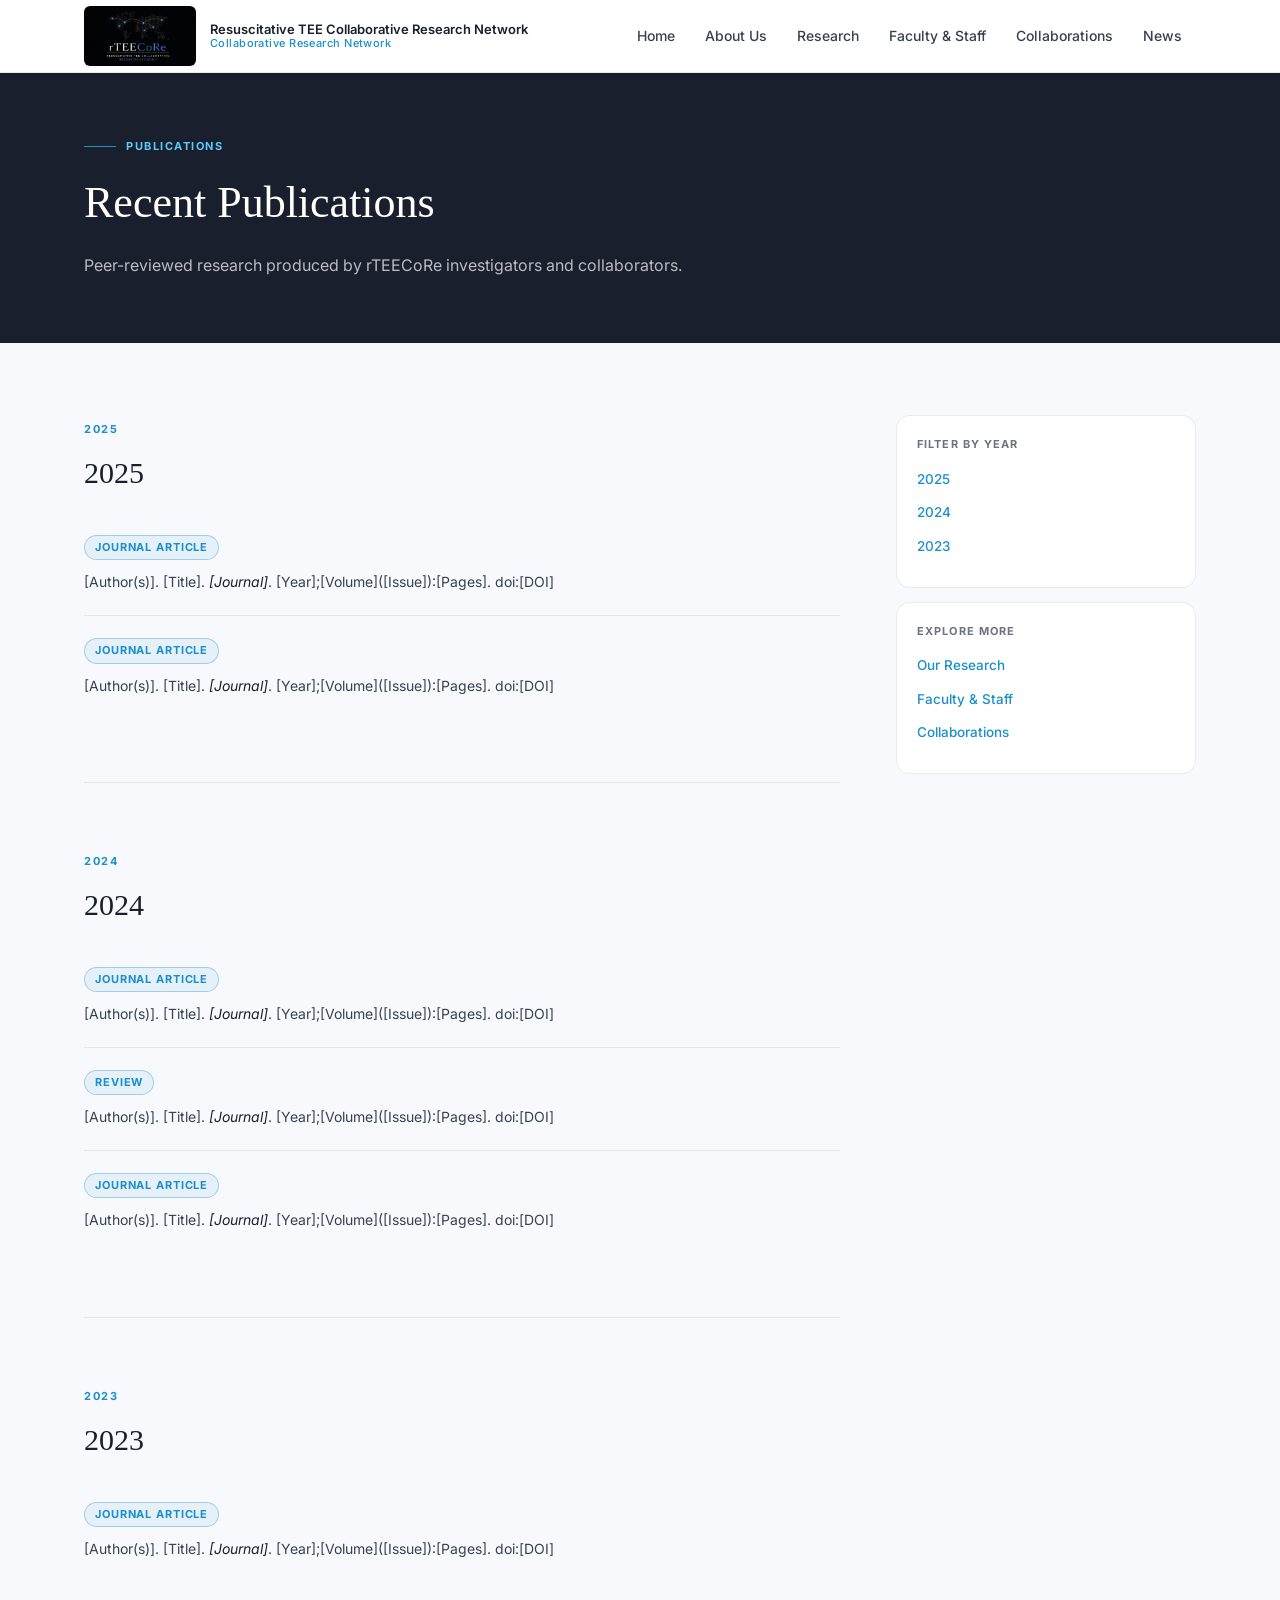
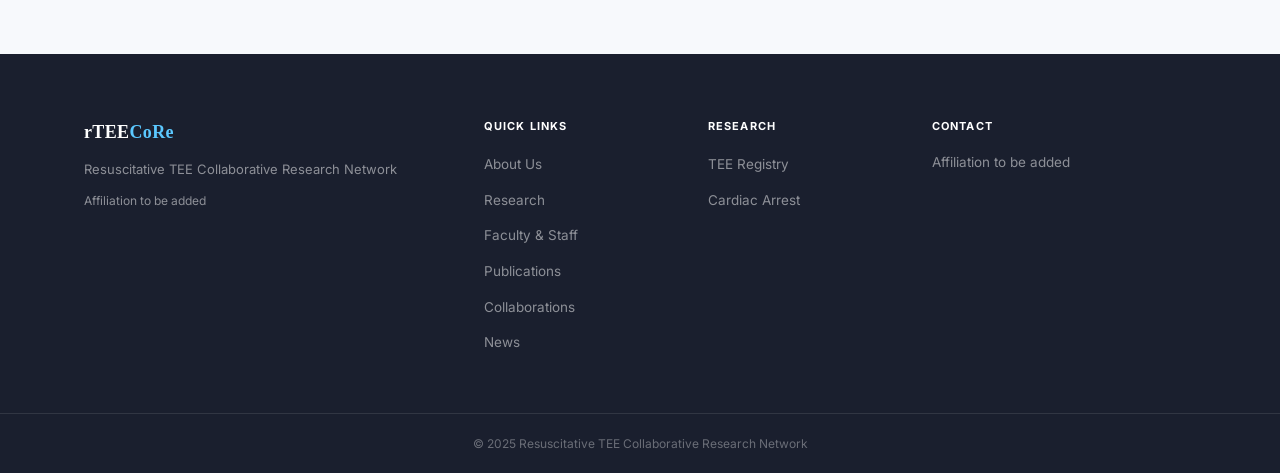
<file: publications.html>
<!DOCTYPE html>
<html lang="en">
<head>
  <meta charset="UTF-8" />
  <meta name="viewport" content="width=device-width, initial-scale=1.0" />
  <title>Publications | rTEECoRe</title>
  <link rel="icon" type="image/webp" href="logo.webp" />
  <link rel="stylesheet" href="style.css" />
  <link href="https://fonts.googleapis.com/css2?family=Inter:wght@300;400;500;600;700&display=swap" rel="stylesheet" />
</head>
<body>

  <header class="site-header">
    <div class="container header-inner">
      <div class="logo-group">
        <img src="logo.webp" alt="rTEECoRe Logo" class="logo-img" />
        <div class="logo-text">
          <span class="logo-title">Resuscitative TEE Collaborative Research Network</span>
          <span class="logo-sub">Collaborative Research Network</span>
        </div>
      </div>
      <nav class="main-nav">
        <ul>
          <li><a href="index.html">Home</a></li>
          <li><a href="about.html">About Us</a></li>
          <li><a href="research.html">Research</a></li>
          <li><a href="team.html">Faculty &amp; Staff</a></li>
          <li class="has-dropdown">
            <a href="collaborations.html">Collaborations</a>
            <ul class="dropdown">
              <li><a href="collaborations.html#mobile-cpr">The Mobile CPR Project</a></li>
              <li><a href="collaborations.html#revive">REVIVE</a></li>
              <li><a href="collaborations.html#pedires">PediRES-Q</a></li>
              <li><a href="collaborations.html#pennparc">Penn PARC</a></li>
            </ul>
          </li>
          <li><a href="news.html">News</a></li>
        </ul>
      </nav>
      <button class="nav-toggle" aria-label="Toggle navigation">&#9776;</button>
    </div>
  </header>

  <section class="page-hero">
    <div class="container">
      <p class="hero-eyebrow">Publications</p>
      <h1>Recent Publications</h1>
      <p>Peer-reviewed research produced by rTEECoRe investigators and collaborators.</p>
    </div>
  </section>

  <section class="content-section">
    <div class="container two-col">
      <div class="content-main">

        <div class="content-block">
          <span class="section-label">2025</span>
          <h2>2025</h2>
          <div class="pub-list">
            <div class="pub-item">
              <div class="pub-tag">Journal Article</div>
              <p class="pub-citation">[Author(s)]. [Title]. <em>[Journal]</em>. [Year];[Volume]([Issue]):[Pages]. doi:[DOI]</p>
            </div>
            <div class="pub-item">
              <div class="pub-tag">Journal Article</div>
              <p class="pub-citation">[Author(s)]. [Title]. <em>[Journal]</em>. [Year];[Volume]([Issue]):[Pages]. doi:[DOI]</p>
            </div>
          </div>
        </div>

        <div class="content-block">
          <span class="section-label">2024</span>
          <h2>2024</h2>
          <div class="pub-list">
            <div class="pub-item">
              <div class="pub-tag">Journal Article</div>
              <p class="pub-citation">[Author(s)]. [Title]. <em>[Journal]</em>. [Year];[Volume]([Issue]):[Pages]. doi:[DOI]</p>
            </div>
            <div class="pub-item">
              <div class="pub-tag">Review</div>
              <p class="pub-citation">[Author(s)]. [Title]. <em>[Journal]</em>. [Year];[Volume]([Issue]):[Pages]. doi:[DOI]</p>
            </div>
            <div class="pub-item">
              <div class="pub-tag">Journal Article</div>
              <p class="pub-citation">[Author(s)]. [Title]. <em>[Journal]</em>. [Year];[Volume]([Issue]):[Pages]. doi:[DOI]</p>
            </div>
          </div>
        </div>

        <div class="content-block">
          <span class="section-label">2023</span>
          <h2>2023</h2>
          <div class="pub-list">
            <div class="pub-item">
              <div class="pub-tag">Journal Article</div>
              <p class="pub-citation">[Author(s)]. [Title]. <em>[Journal]</em>. [Year];[Volume]([Issue]):[Pages]. doi:[DOI]</p>
            </div>
          </div>
        </div>

      </div>

      <aside class="content-sidebar">
        <div class="sidebar-card">
          <h4>Filter by Year</h4>
          <ul class="sidebar-links">
            <li><a href="#2025">2025</a></li>
            <li><a href="#2024">2024</a></li>
            <li><a href="#2023">2023</a></li>
          </ul>
        </div>
        <div class="sidebar-card">
          <h4>Explore More</h4>
          <ul class="sidebar-links">
            <li><a href="research.html">Our Research</a></li>
            <li><a href="team.html">Faculty &amp; Staff</a></li>
            <li><a href="collaborations.html">Collaborations</a></li>
          </ul>
        </div>
      </aside>
    </div>
  </section>

  <footer class="site-footer">
    <div class="container footer-grid">
      <div class="footer-brand">
        <div class="footer-logo">rTEE<span>CoRe</span></div>
        <p>Resuscitative TEE Collaborative Research Network</p>
        <p class="footer-inst">Affiliation to be added</p>
      </div>
      <div class="footer-nav">
        <h4>Quick Links</h4>
        <ul>
          <li><a href="about.html">About Us</a></li>
          <li><a href="research.html">Research</a></li>
          <li><a href="team.html">Faculty &amp; Staff</a></li>
          <li><a href="publications.html">Publications</a></li>
          <li><a href="collaborations.html">Collaborations</a></li>
          <li><a href="news.html">News</a></li>
        </ul>
      </div>
      <div class="footer-nav">
        <h4>Research</h4>
        <ul>
          <li><a href="research.html#registry">TEE Registry</a></li>
          <li><a href="research.html#cardiac-arrest">Cardiac Arrest</a></li>
          </ul>
      </div>
      <div class="footer-contact">
        <h4>Contact</h4>
        <p>Affiliation to be added</p>
      </div>
    </div>
    <div class="footer-bottom">
      <div class="container">
        <p>&copy; 2025 Resuscitative TEE Collaborative Research Network</p>
      </div>
    </div>
  </footer>

  <script src="main.js"></script>
</body>
</html>
</file>
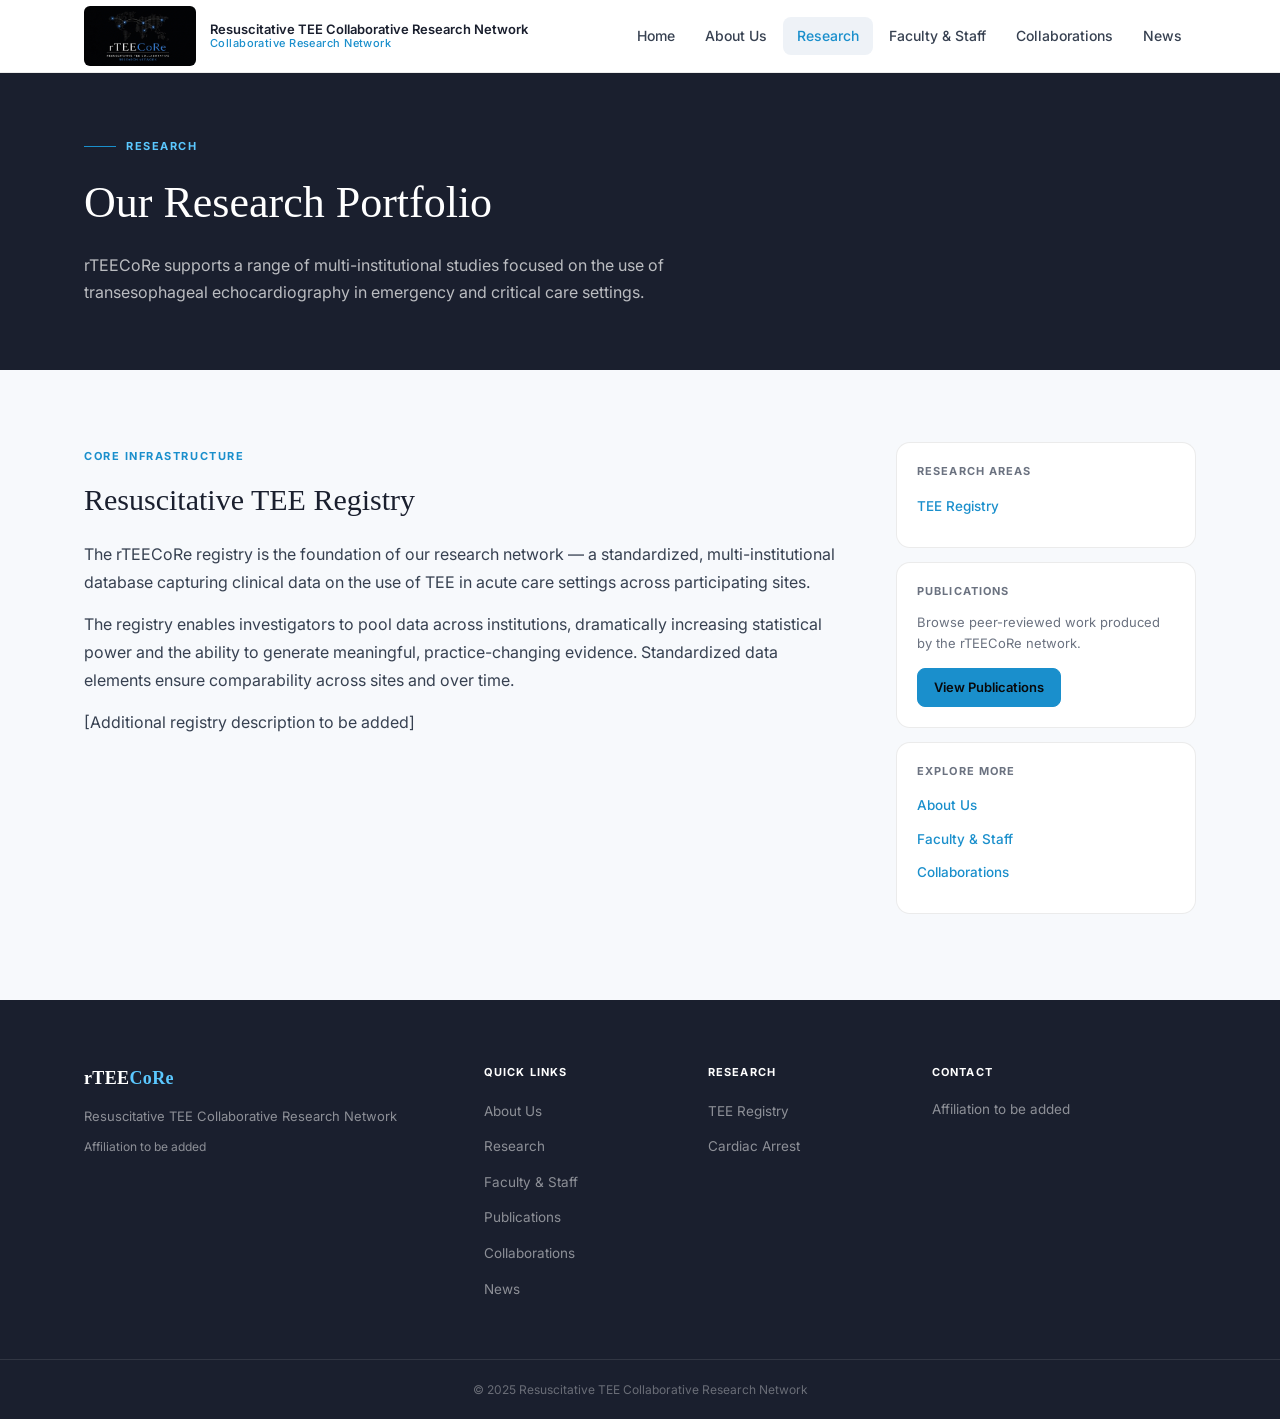
<file: research.html>
<!DOCTYPE html>
<html lang="en">
<head>
  <meta charset="UTF-8" />
  <meta name="viewport" content="width=device-width, initial-scale=1.0" />
  <title>Research | rTEECoRe</title>
  <link rel="icon" type="image/webp" href="logo.webp" />
  <link rel="stylesheet" href="style.css" />
  <link href="https://fonts.googleapis.com/css2?family=Inter:wght@300;400;500;600;700&display=swap" rel="stylesheet" />
</head>
<body>

  <header class="site-header">
    <div class="container header-inner">
      <div class="logo-group">
        <img src="logo.webp" alt="rTEECoRe Logo" class="logo-img" />
        <div class="logo-text">
          <span class="logo-title">Resuscitative TEE Collaborative Research Network</span>
          <span class="logo-sub">Collaborative Research Network</span>
        </div>
      </div>
      <nav class="main-nav">
        <ul>
          <li><a href="index.html">Home</a></li>
          <li><a href="about.html">About Us</a></li>
          <li><a href="research.html" class="active">Research</a></li>
          <li><a href="team.html">Faculty &amp; Staff</a></li>
          <li class="has-dropdown">
            <a href="collaborations.html">Collaborations</a>
            <ul class="dropdown">
              <li><a href="collaborations.html#mobile-cpr">The Mobile CPR Project</a></li>
              <li><a href="collaborations.html#revive">REVIVE</a></li>
              <li><a href="collaborations.html#pedires">PediRES-Q</a></li>
              <li><a href="collaborations.html#pennparc">Penn PARC</a></li>
            </ul>
          </li>
          <li><a href="news.html">News</a></li>
        </ul>
      </nav>
      <button class="nav-toggle" aria-label="Toggle navigation">&#9776;</button>
    </div>
  </header>

  <section class="page-hero">
    <div class="container">
      <p class="hero-eyebrow">Research</p>
      <h1>Our Research Portfolio</h1>
      <p>rTEECoRe supports a range of multi-institutional studies focused on the use of transesophageal echocardiography in emergency and critical care settings.</p>
    </div>
  </section>

  <section class="content-section">
    <div class="container two-col">
      <div class="content-main">

        <div class="content-block" id="registry">
          <span class="section-label">Core Infrastructure</span>
          <h2>Resuscitative TEE Registry</h2>
          <p>The rTEECoRe registry is the foundation of our research network — a standardized, multi-institutional database capturing clinical data on the use of TEE in acute care settings across participating sites.</p>
          <p>The registry enables investigators to pool data across institutions, dramatically increasing statistical power and the ability to generate meaningful, practice-changing evidence. Standardized data elements ensure comparability across sites and over time.</p>
          <p>[Additional registry description to be added]</p>
        </div>

      </div>

      <aside class="content-sidebar">
        <div class="sidebar-card">
          <h4>Research Areas</h4>
          <ul class="sidebar-links">
            <li><a href="#registry">TEE Registry</a></li>
          </ul>
        </div>
        <div class="sidebar-card">
          <h4>Publications</h4>
          <p class="sidebar-note">Browse peer-reviewed work produced by the rTEECoRe network.</p>
          <a href="publications.html" class="btn btn-primary" style="margin-top:14px; display:inline-block; font-size:13px; padding:8px 16px;">View Publications</a>
        </div>
        <div class="sidebar-card">
          <h4>Explore More</h4>
          <ul class="sidebar-links">
            <li><a href="about.html">About Us</a></li>
            <li><a href="team.html">Faculty &amp; Staff</a></li>
            <li><a href="collaborations.html">Collaborations</a></li>
          </ul>
        </div>
      </aside>
    </div>
  </section>

  <footer class="site-footer">
    <div class="container footer-grid">
      <div class="footer-brand">
        <div class="footer-logo">rTEE<span>CoRe</span></div>
        <p>Resuscitative TEE Collaborative Research Network</p>
        <p class="footer-inst">Affiliation to be added</p>
      </div>
      <div class="footer-nav">
        <h4>Quick Links</h4>
        <ul>
          <li><a href="about.html">About Us</a></li>
          <li><a href="research.html">Research</a></li>
          <li><a href="team.html">Faculty &amp; Staff</a></li>
          <li><a href="publications.html">Publications</a></li>
          <li><a href="collaborations.html">Collaborations</a></li>
          <li><a href="news.html">News</a></li>
        </ul>
      </div>
      <div class="footer-nav">
        <h4>Research</h4>
        <ul>
          <li><a href="research.html#registry">TEE Registry</a></li>
          <li><a href="research.html#cardiac-arrest">Cardiac Arrest</a></li>
          </ul>
      </div>
      <div class="footer-contact">
        <h4>Contact</h4>
        <p>Affiliation to be added</p>
      </div>
    </div>
    <div class="footer-bottom">
      <div class="container">
        <p>&copy; 2025 Resuscitative TEE Collaborative Research Network</p>
      </div>
    </div>
  </footer>

  <script src="main.js"></script>
</body>
</html>
</file>
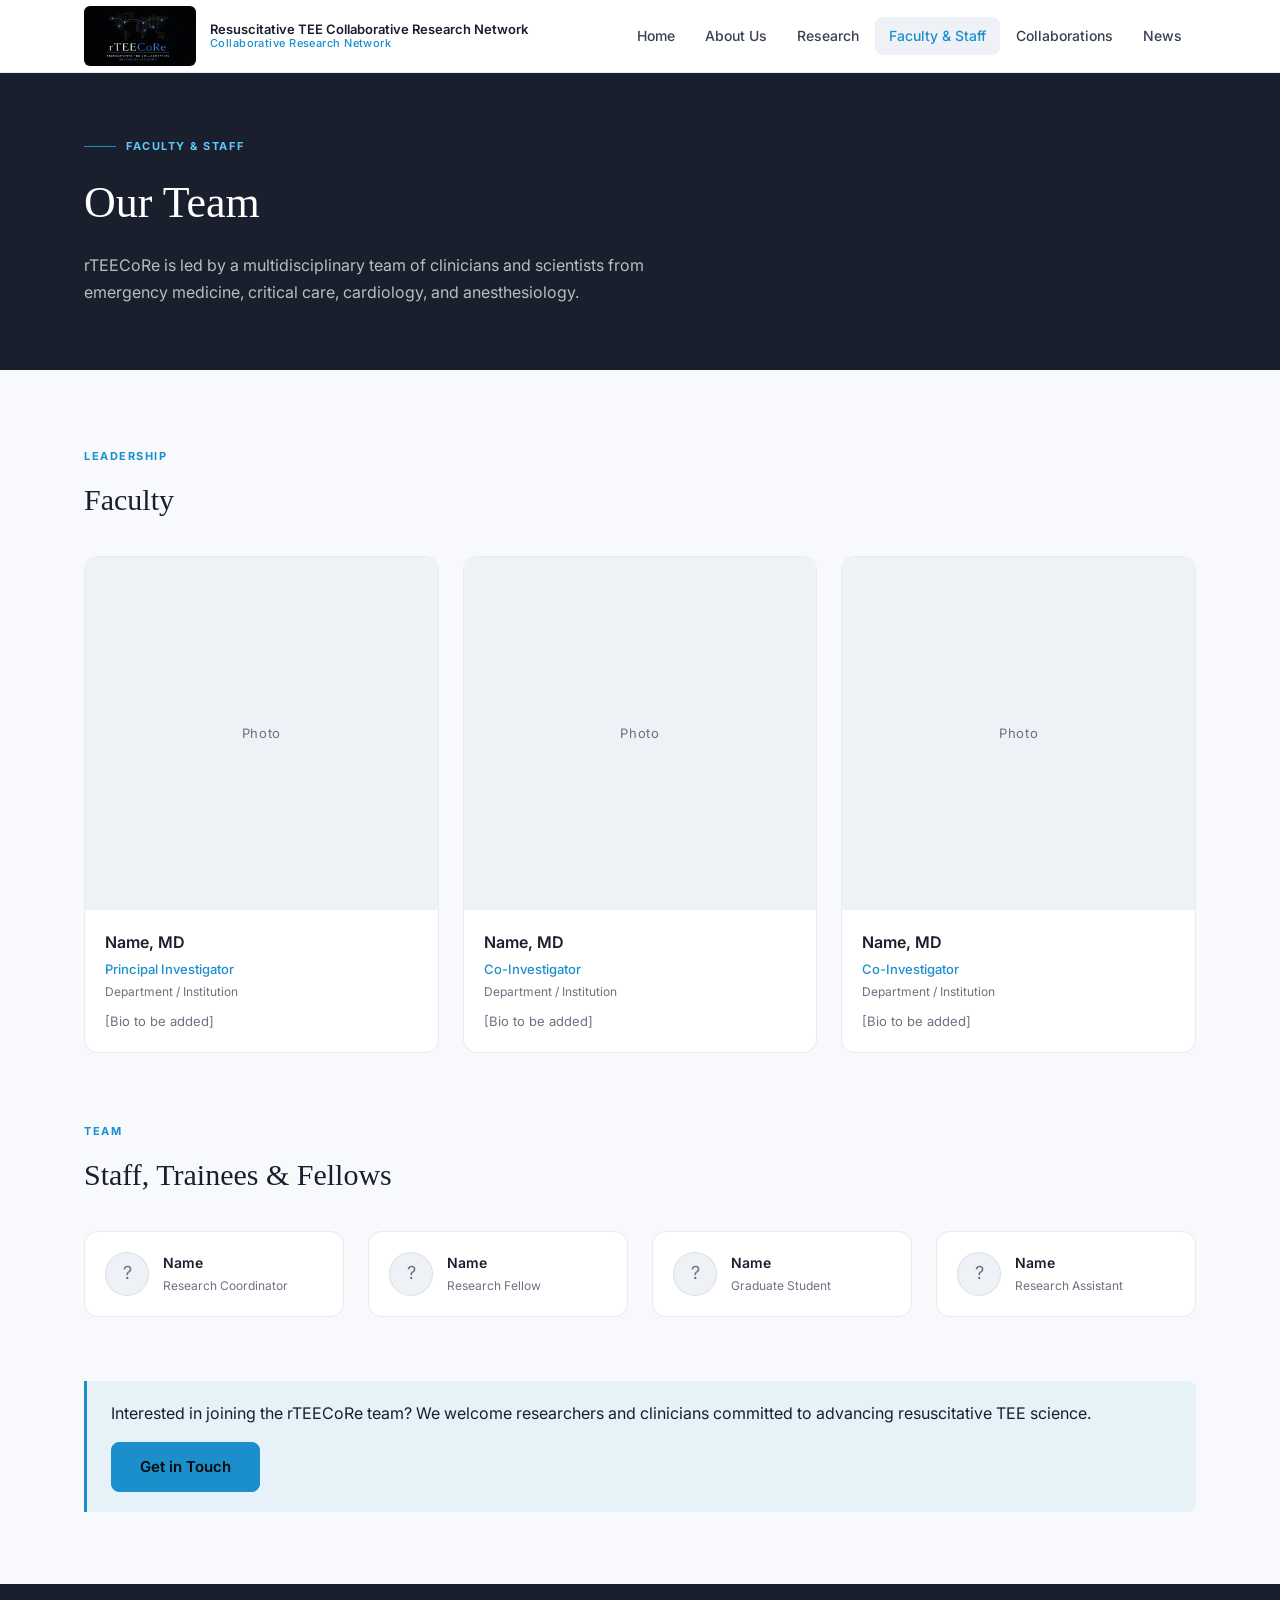
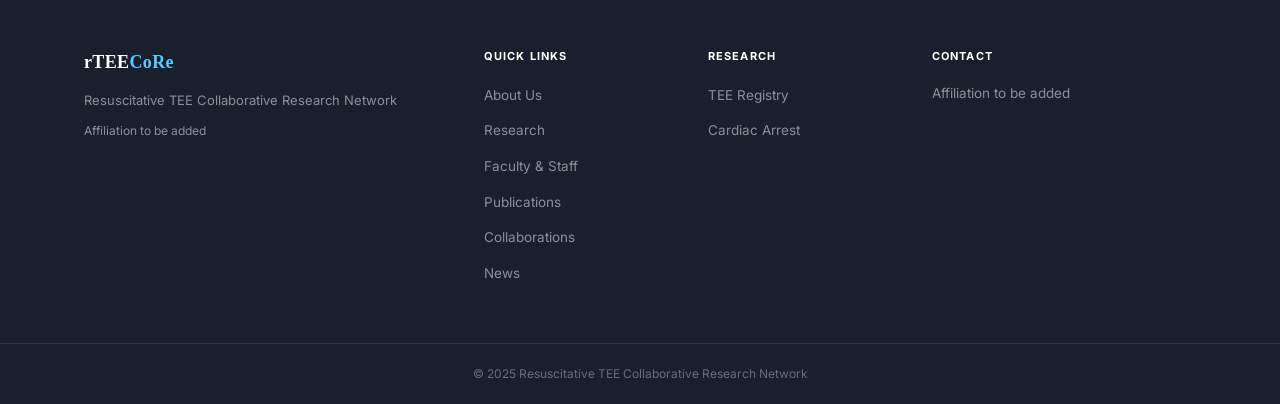
<file: team.html>
<!DOCTYPE html>
<html lang="en">
<head>
  <meta charset="UTF-8" />
  <meta name="viewport" content="width=device-width, initial-scale=1.0" />
  <title>Faculty & Staff | rTEECoRe</title>
  <link rel="icon" type="image/webp" href="logo.webp" />
  <link rel="stylesheet" href="style.css" />
  <link href="https://fonts.googleapis.com/css2?family=Inter:wght@300;400;500;600;700&display=swap" rel="stylesheet" />
</head>
<body>

  <header class="site-header">
    <div class="container header-inner">
      <div class="logo-group">
        <img src="logo.webp" alt="rTEECoRe Logo" class="logo-img" />
        <div class="logo-text">
          <span class="logo-title">Resuscitative TEE Collaborative Research Network</span>
          <span class="logo-sub">Collaborative Research Network</span>
        </div>
      </div>
      <nav class="main-nav">
        <ul>
          <li><a href="index.html">Home</a></li>
          <li><a href="about.html">About Us</a></li>
          <li><a href="research.html">Research</a></li>
          <li><a href="team.html" class="active">Faculty &amp; Staff</a></li>
          <li class="has-dropdown">
            <a href="collaborations.html">Collaborations</a>
            <ul class="dropdown">
              <li><a href="collaborations.html#mobile-cpr">The Mobile CPR Project</a></li>
              <li><a href="collaborations.html#revive">REVIVE</a></li>
              <li><a href="collaborations.html#pedires">PediRES-Q</a></li>
              <li><a href="collaborations.html#pennparc">Penn PARC</a></li>
            </ul>
          </li>
          <li><a href="news.html">News</a></li>
        </ul>
      </nav>
      <button class="nav-toggle" aria-label="Toggle navigation">&#9776;</button>
    </div>
  </header>

  <section class="page-hero">
    <div class="container">
      <p class="hero-eyebrow">Faculty &amp; Staff</p>
      <h1>Our Team</h1>
      <p>rTEECoRe is led by a multidisciplinary team of clinicians and scientists from emergency medicine, critical care, cardiology, and anesthesiology.</p>
    </div>
  </section>

  <section class="content-section">
    <div class="container">

      <div class="team-section">
        <span class="section-label">Leadership</span>
        <h2 class="team-heading">Faculty</h2>
        <div class="team-grid">

          <div class="team-card">
            <div class="team-photo placeholder-photo">
              <span>Photo</span>
            </div>
            <div class="team-info">
              <h3>Name, MD</h3>
              <p class="team-role">Principal Investigator</p>
              <p class="team-dept">Department / Institution</p>
              <p class="team-bio">[Bio to be added]</p>
            </div>
          </div>

          <div class="team-card">
            <div class="team-photo placeholder-photo">
              <span>Photo</span>
            </div>
            <div class="team-info">
              <h3>Name, MD</h3>
              <p class="team-role">Co-Investigator</p>
              <p class="team-dept">Department / Institution</p>
              <p class="team-bio">[Bio to be added]</p>
            </div>
          </div>

          <div class="team-card">
            <div class="team-photo placeholder-photo">
              <span>Photo</span>
            </div>
            <div class="team-info">
              <h3>Name, MD</h3>
              <p class="team-role">Co-Investigator</p>
              <p class="team-dept">Department / Institution</p>
              <p class="team-bio">[Bio to be added]</p>
            </div>
          </div>

        </div>
      </div>

      <div class="team-section" id="staff">
        <span class="section-label">Team</span>
        <h2 class="team-heading">Staff, Trainees &amp; Fellows</h2>
        <div class="team-grid team-grid-sm">

          <div class="team-card-sm">
            <div class="team-avatar">?</div>
            <div>
              <h4>Name</h4>
              <p>Research Coordinator</p>
            </div>
          </div>

          <div class="team-card-sm">
            <div class="team-avatar">?</div>
            <div>
              <h4>Name</h4>
              <p>Research Fellow</p>
            </div>
          </div>

          <div class="team-card-sm">
            <div class="team-avatar">?</div>
            <div>
              <h4>Name</h4>
              <p>Graduate Student</p>
            </div>
          </div>

          <div class="team-card-sm">
            <div class="team-avatar">?</div>
            <div>
              <h4>Name</h4>
              <p>Research Assistant</p>
            </div>
          </div>

        </div>
      </div>

      <div class="info-box" style="margin-top: 48px;">
        <p>Interested in joining the rTEECoRe team? We welcome researchers and clinicians committed to advancing resuscitative TEE science.</p>
        <a href="mailto:" class="btn btn-primary" style="margin-top: 16px; display: inline-block;">Get in Touch</a>
      </div>

    </div>
  </section>

  <footer class="site-footer">
    <div class="container footer-grid">
      <div class="footer-brand">
        <div class="footer-logo">rTEE<span>CoRe</span></div>
        <p>Resuscitative TEE Collaborative Research Network</p>
        <p class="footer-inst">Affiliation to be added</p>
      </div>
      <div class="footer-nav">
        <h4>Quick Links</h4>
        <ul>
          <li><a href="about.html">About Us</a></li>
          <li><a href="research.html">Research</a></li>
          <li><a href="team.html">Faculty &amp; Staff</a></li>
          <li><a href="publications.html">Publications</a></li>
          <li><a href="collaborations.html">Collaborations</a></li>
          <li><a href="news.html">News</a></li>
        </ul>
      </div>
      <div class="footer-nav">
        <h4>Research</h4>
        <ul>
          <li><a href="research.html#registry">TEE Registry</a></li>
          <li><a href="research.html#cardiac-arrest">Cardiac Arrest</a></li>
          </ul>
      </div>
      <div class="footer-contact">
        <h4>Contact</h4>
        <p>Affiliation to be added</p>
      </div>
    </div>
    <div class="footer-bottom">
      <div class="container">
        <p>&copy; 2025 Resuscitative TEE Collaborative Research Network</p>
      </div>
    </div>
  </footer>

  <script src="main.js"></script>
</body>
</html>
</file>
<file: style.css>
/* ── Reset & Base ── */
*, *::before, *::after { box-sizing: border-box; margin: 0; padding: 0; }

:root {
  --blue: #1A8FCC;
  --blue-dark: #1476AA;
  --blue-light: rgba(26, 143, 204, 0.08);
  --blue-glow: rgba(26, 143, 204, 0.25);
  --dark: #08090B;
  --dark-2: #0E1115;
  --dark-3: #151920;
  --dark-4: #1B2028;
  --dark-5: #222830;
  --bg: #F7F9FC;
  --bg-2: #FFFFFF;
  --bg-3: #EEF2F7;
  --bg-4: #E4EAF3;
  --border: rgba(0,0,0,0.08);
  --border-blue: rgba(26, 143, 204, 0.35);
  --white: #FFFFFF;
  --text: #1A1F2E;
  --text-2: #374151;
  --text-3: #6B7280;
  --gray-300: #1A1F2E;
  --gray-400: #374151;
  --gray-500: #6B7280;
  --font: 'Inter', system-ui, sans-serif;
  --font-serif: 'Georgia', 'Times New Roman', serif;
  --radius: 8px;
  --radius-lg: 14px;
  --shadow: 0 2px 16px rgba(0,0,0,0.08);
  --shadow-lg: 0 8px 40px rgba(0,0,0,0.14);
  --transition: 0.2s ease;
}

html { scroll-behavior: smooth; }

body {
  font-family: var(--font);
  color: var(--text);
  background: var(--bg);
  line-height: 1.6;
  font-size: 16px;
}

a { color: inherit; text-decoration: none; }
img { max-width: 100%; display: block; }
ul { list-style: none; }

.container {
  max-width: 1160px;
  margin: 0 auto;
  padding: 0 24px;
}

/* ── Buttons ── */
.btn {
  display: inline-block;
  padding: 12px 28px;
  border-radius: var(--radius);
  font-weight: 600;
  font-size: 15px;
  transition: all var(--transition);
  cursor: pointer;
  border: 1px solid transparent;
}
.btn-primary {
  background: var(--blue);
  color: var(--dark);
  border-color: var(--blue);
}
.btn-primary:hover { background: var(--blue-dark); border-color: var(--blue-dark); }
.btn-outline {
  background: transparent;
  color: var(--text);
  border-color: rgba(0,0,0,0.2);
}
.btn-outline:hover { background: var(--bg-3); border-color: rgba(0,0,0,0.35); }
.btn-white {
  background: var(--white);
  color: var(--dark);
  border-color: var(--white);
}
.btn-white:hover { background: #e8f4fd; }
.btn-outline-white {
  background: transparent;
  color: var(--white);
  border-color: rgba(255,255,255,0.4);
}
.btn-outline-white:hover { background: rgba(255,255,255,0.08); border-color: var(--white); }

/* ── Section Labels ── */
.section-label {
  display: inline-block;
  font-size: 11px;
  font-weight: 700;
  letter-spacing: 0.14em;
  text-transform: uppercase;
  color: var(--blue);
  margin-bottom: 10px;
}
.section-header {
  text-align: center;
  margin-bottom: 48px;
}
.section-header h2 {
  font-size: clamp(26px, 3vw, 36px);
  font-weight: 700;
  color: var(--text);
}

/* ── Header ── */
.site-header {
  position: sticky;
  top: 0;
  z-index: 100;
  background: rgba(255,255,255,0.95);
  backdrop-filter: blur(12px);
  border-bottom: 1px solid var(--border);
  box-shadow: 0 1px 8px rgba(0,0,0,0.06);
}
.header-inner {
  display: flex;
  align-items: center;
  justify-content: space-between;
  height: 72px;
  gap: 24px;
}
.logo-group {
  display: flex;
  align-items: center;
  gap: 14px;
  flex-shrink: 0;
}
.logo-img {
  height: 60px;
  width: auto;
  object-fit: contain;
  border-radius: 6px;
}
.logo-text {
  display: flex;
  flex-direction: column;
  line-height: 1.2;
}
.logo-title {
  font-size: 13px;
  font-weight: 600;
  color: var(--text);
}
.logo-sub {
  font-size: 11px;
  color: var(--blue);
  font-weight: 500;
  letter-spacing: 0.04em;
}

/* ── Navigation ── */
.main-nav ul {
  display: flex;
  align-items: center;
  gap: 2px;
}
.main-nav > ul > li { position: relative; }
.main-nav > ul > li > a {
  display: block;
  padding: 8px 14px;
  font-size: 14px;
  font-weight: 500;
  color: var(--text-2);
  border-radius: var(--radius);
  transition: all var(--transition);
}
.main-nav > ul > li > a:hover,
.main-nav > ul > li > a.active {
  color: var(--text);
  background: var(--bg-3);
}
.main-nav > ul > li > a.active { color: var(--blue); }

.dropdown {
  display: none;
  position: absolute;
  top: calc(100% + 8px);
  left: 0;
  background: var(--bg-2);
  border: 1px solid var(--border);
  border-radius: var(--radius);
  box-shadow: var(--shadow-lg);
  min-width: 240px;
  padding: 6px;
  z-index: 200;
}
.dropdown li a {
  display: block;
  padding: 9px 14px;
  font-size: 13.5px;
  color: var(--text-2);
  border-radius: 6px;
  transition: all var(--transition);
}
.dropdown li a:hover {
  background: var(--blue-light);
  color: var(--blue);
}

.nav-toggle {
  display: none;
  background: none;
  border: none;
  font-size: 22px;
  cursor: pointer;
  color: var(--text);
  padding: 8px;
}

/* ── Hero ── */
.hero {
  position: relative;
  background: var(--dark);
  min-height: 600px;
  display: flex;
  align-items: center;
  overflow: hidden;
}
.hero-map {
  position: absolute;
  inset: 0;
  z-index: 0;
}
.hero-map svg {
  width: 100%;
  height: 100%;
  object-fit: cover;
}
.hero::after {
  content: '';
  position: absolute;
  inset: 0;
  background: linear-gradient(to right, rgba(8,9,11,0.92) 35%, rgba(8,9,11,0.5) 70%, rgba(8,9,11,0.2) 100%);
  z-index: 1;
}
.hero-overlay { display: none; }
.hero-content {
  position: relative;
  z-index: 2;
  pointer-events: auto;
  max-width: 680px;
  padding-top: 60px;
  padding-bottom: 60px;
}
.hero-eyebrow {
  font-size: 11px;
  font-weight: 700;
  letter-spacing: 0.14em;
  text-transform: uppercase;
  color: var(--blue);
  margin-bottom: 20px;
  display: flex;
  align-items: center;
  gap: 10px;
}
.hero-eyebrow::before {
  content: '';
  display: block;
  width: 32px;
  height: 1px;
  background: var(--blue);
}
.hero h1 {
  font-size: clamp(36px, 5vw, 60px);
  font-weight: 300;
  color: var(--white);
  line-height: 1.1;
  margin-bottom: 24px;
  font-family: var(--font-serif);
  letter-spacing: -0.01em;
}
.hero h1 span { color: var(--blue); font-style: italic; }
.hero-desc {
  font-size: 17px;
  color: var(--gray-400);
  line-height: 1.75;
  margin-bottom: 40px;
  max-width: 560px;
}
.hero-cta {
  display: flex;
  gap: 14px;
  flex-wrap: wrap;
}

/* ── About Strip ── */
.about-strip {
  background: var(--bg-2);
  padding: 64px 0;
  border-top: 1px solid var(--border);
  border-bottom: 1px solid var(--border);
}
.strip-grid {
  display: grid;
  grid-template-columns: repeat(4, 1fr);
  gap: 1px;
  background: var(--border);
  border: 1px solid var(--border);
  border-radius: var(--radius-lg);
  overflow: hidden;
}
.strip-item {
  text-align: center;
  padding: 36px 24px;
  background: var(--bg-2);
  transition: background var(--transition);
}
.strip-item:hover { background: var(--bg-3); }
.strip-icon {
  width: 48px;
  height: 48px;
  background: var(--blue-light);
  border-radius: 50%;
  display: flex;
  align-items: center;
  justify-content: center;
  margin: 0 auto 16px;
  color: var(--blue);
  border: 1px solid var(--border-blue);
}
.strip-icon svg { width: 20px; height: 20px; }
.strip-item h3 {
  font-size: 15px;
  font-weight: 600;
  color: var(--text);
  margin-bottom: 8px;
}
.strip-item p {
  font-size: 13.5px;
  color: var(--text-3);
  line-height: 1.6;
}

/* ── Mission ── */
.mission {
  background: var(--bg);
  padding: 96px 0;
}
.mission-grid {
  display: grid;
  grid-template-columns: 1fr 1fr;
  gap: 72px;
  align-items: start;
}
.mission-text h2 {
  font-size: clamp(24px, 3vw, 36px);
  font-weight: 300;
  font-family: var(--font-serif);
  color: var(--text);
  margin-bottom: 20px;
  line-height: 1.2;
}
.mission-text p {
  color: var(--text-2);
  margin-bottom: 16px;
  line-height: 1.75;
}
.mission-text .btn { margin-top: 12px; }

.goal-card {
  display: flex;
  gap: 20px;
  align-items: flex-start;
  padding: 20px 22px;
  background: var(--bg-2);
  border-radius: var(--radius-lg);
  border: 1px solid var(--border);
  margin-bottom: 12px;
  transition: border-color var(--transition);
}
.goal-card:hover { border-color: var(--border-blue); }
.goal-num {
  font-size: 20px;
  font-weight: 800;
  color: var(--blue);
  opacity: 0.4;
  min-width: 34px;
  line-height: 1;
  font-family: var(--font-serif);
}
.goal-card h4 {
  font-size: 14px;
  font-weight: 600;
  color: var(--text);
  margin-bottom: 4px;
}
.goal-card p {
  font-size: 13px;
  color: var(--text-3);
  line-height: 1.6;
}

/* ── CTA Banner ── */
.cta-banner {
  background: var(--blue);
  border-top: none;
  border-bottom: none;
  padding: 64px 0;
}
.cta-inner {
  display: flex;
  align-items: center;
  justify-content: space-between;
  gap: 40px;
  flex-wrap: wrap;
}
.cta-inner h2 {
  font-size: clamp(22px, 3vw, 30px);
  font-weight: 300;
  font-family: var(--font-serif);
  color: #fff;
  margin-bottom: 10px;
}
.cta-inner p {
  color: rgba(255,255,255,0.85);
  font-size: 15px;
  max-width: 520px;
}
.cta-actions {
  display: flex;
  gap: 14px;
  flex-wrap: wrap;
  flex-shrink: 0;
}

/* ── Footer ── */
.site-footer {
  background: #1A1F2E;
  border-top: none;
  color: rgba(255,255,255,0.5);
  padding: 64px 0 0;
}
.footer-grid {
  display: grid;
  grid-template-columns: 2fr 1fr 1fr 1.5fr;
  gap: 48px;
  padding-bottom: 48px;
}
.footer-logo {
  font-size: 18px;
  font-weight: 800;
  color: #fff;
  font-family: var(--font-serif);
  margin-bottom: 12px;
  letter-spacing: 0.02em;
}
.footer-logo span { color: #5BC8FF; }
.footer-brand p {
  font-size: 13px;
  line-height: 1.7;
  color: rgba(255,255,255,0.5);
}
.footer-inst { margin-top: 10px; font-size: 12px !important; }
.footer-nav h4,
.footer-contact h4 {
  font-size: 11px;
  font-weight: 700;
  letter-spacing: 0.1em;
  text-transform: uppercase;
  color: #fff;
  margin-bottom: 16px;
}
.footer-nav ul li { margin-bottom: 10px; }
.footer-nav ul li a {
  font-size: 13.5px;
  color: rgba(255,255,255,0.5);
  transition: color var(--transition);
}
.footer-nav ul li a:hover { color: #5BC8FF; }
.footer-contact p {
  font-size: 13.5px;
  line-height: 1.75;
  color: rgba(255,255,255,0.5);
}
.footer-bottom {
  border-top: 1px solid rgba(255,255,255,0.1);
  padding: 20px 0;
}
.footer-bottom p {
  font-size: 12px;
  color: rgba(255,255,255,0.35);
  text-align: center;
}

/* ── Page Hero (inner pages) ── */
.page-hero {
  background: #1A1F2E;
  padding: 64px 0;
  border-bottom: none;
}
.page-hero .hero-eyebrow {
  font-size: 11px;
  font-weight: 700;
  letter-spacing: 0.14em;
  text-transform: uppercase;
  color: #5BC8FF;
  margin-bottom: 12px;
}
.page-hero h1 {
  font-size: clamp(28px, 4vw, 44px);
  font-weight: 300;
  font-family: var(--font-serif);
  color: #fff;
  margin-bottom: 14px;
}
.page-hero p {
  font-size: 16px;
  color: rgba(255,255,255,0.7);
  max-width: 620px;
  line-height: 1.7;
}

/* ── Two Column Layout ── */
.content-section { padding: 72px 0; background: var(--bg); }
.two-col {
  display: grid;
  grid-template-columns: 1fr 300px;
  gap: 56px;
  align-items: start;
}
.content-block {
  margin-bottom: 64px;
  padding-bottom: 64px;
  border-bottom: 1px solid var(--border);
}
.content-block:last-child { border-bottom: none; margin-bottom: 0; padding-bottom: 0; }
.content-block h2 {
  font-size: clamp(22px, 3vw, 30px);
  font-weight: 300;
  font-family: var(--font-serif);
  color: var(--text);
  margin-bottom: 16px;
}
.content-block p {
  color: var(--text-2);
  line-height: 1.75;
  margin-bottom: 14px;
}
.content-block p:last-child { margin-bottom: 0; }
.goal-list { margin-top: 24px; }

/* ── Info Box ── */
.info-box {
  background: var(--blue-light);
  border-left: 3px solid var(--blue);
  border-radius: 0 var(--radius) var(--radius) 0;
  padding: 20px 24px;
  margin-top: 24px;
}
.info-box p { color: var(--gray-300); margin: 0; }

/* ── Sidebar ── */
.content-sidebar { position: sticky; top: 88px; }
.sidebar-card {
  background: var(--bg-2);
  border: 1px solid var(--border);
  border-radius: var(--radius-lg);
  padding: 20px;
  margin-bottom: 14px;
}
.sidebar-card h4 {
  font-size: 11px;
  font-weight: 700;
  letter-spacing: 0.1em;
  text-transform: uppercase;
  color: var(--text-3);
  margin-bottom: 12px;
}
.sidebar-links { list-style: none; }
.sidebar-links li { margin-bottom: 8px; }
.sidebar-links li a {
  font-size: 13.5px;
  color: var(--blue);
  font-weight: 500;
  transition: color var(--transition);
}
.sidebar-links li a:hover { color: var(--white); }
.sidebar-stat {
  font-size: 36px;
  font-weight: 300;
  font-family: var(--font-serif);
  color: var(--text);
  line-height: 1;
  margin-bottom: 6px;
}
.sidebar-note {
  font-size: 13px;
  color: var(--gray-500);
  line-height: 1.6;
}

/* ── Cards ── */
.cards-grid {
  display: grid;
  grid-template-columns: repeat(3, 1fr);
  gap: 20px;
}
.card {
  background: var(--bg-2);
  border: 1px solid var(--border);
  border-radius: var(--radius-lg);
  padding: 28px;
  transition: all var(--transition);
  display: flex;
  flex-direction: column;
}
.card:hover {
  border-color: var(--border-blue);
  background: var(--bg-3);
}
.card-tag {
  display: inline-block;
  font-size: 11px;
  font-weight: 700;
  letter-spacing: 0.08em;
  text-transform: uppercase;
  color: var(--blue);
  background: var(--blue-light);
  border: 1px solid var(--border-blue);
  padding: 4px 10px;
  border-radius: 20px;
  margin-bottom: 14px;
  align-self: flex-start;
}
.card h3 {
  font-size: 17px;
  font-weight: 600;
  color: var(--text);
  margin-bottom: 10px;
}
.card p {
  font-size: 14px;
  color: var(--text-3);
  line-height: 1.65;
  flex: 1;
  margin-bottom: 20px;
}
.card-link {
  font-size: 13.5px;
  font-weight: 600;
  color: var(--blue);
  transition: color var(--transition);
}
.card-link:hover { color: var(--white); }

/* ── Research Projects ── */
.research-project {
  background: var(--bg-2);
  border: 1px solid var(--border);
  border-radius: var(--radius-lg);
  padding: 24px;
  margin-top: 20px;
  transition: border-color var(--transition);
}
.research-project:hover { border-color: var(--border-blue); }
.project-tag {
  display: inline-block;
  font-size: 11px;
  font-weight: 700;
  letter-spacing: 0.08em;
  text-transform: uppercase;
  color: var(--blue);
  background: var(--blue-light);
  border: 1px solid var(--border-blue);
  padding: 3px 10px;
  border-radius: 20px;
  margin-bottom: 10px;
}
.research-project h3 {
  font-size: 17px;
  font-weight: 600;
  color: var(--text);
  margin-bottom: 8px;
}
.research-project p {
  font-size: 14px;
  color: var(--text-3);
  line-height: 1.65;
  margin: 0;
}

/* ── Team Page ── */
.team-section { margin-bottom: 64px; }
.team-heading {
  font-size: clamp(22px, 3vw, 30px);
  font-weight: 300;
  font-family: var(--font-serif);
  color: var(--text);
  margin-bottom: 32px;
}
.team-grid {
  display: grid;
  grid-template-columns: repeat(3, 1fr);
  gap: 24px;
}
.team-card {
  background: var(--bg-2);
  border: 1px solid var(--border);
  border-radius: var(--radius-lg);
  overflow: hidden;
  transition: border-color var(--transition);
}
.team-card:hover { border-color: var(--border-blue); }
.team-photo {
  width: 100%;
  aspect-ratio: 1;
  object-fit: cover;
}
.placeholder-photo {
  background: var(--bg-3);
  display: flex;
  align-items: center;
  justify-content: center;
}
.placeholder-photo span {
  font-size: 13px;
  color: var(--text-3);
  letter-spacing: 0.05em;
}
.team-info { padding: 20px; }
.team-info h3 {
  font-size: 16px;
  font-weight: 600;
  color: var(--text);
  margin-bottom: 4px;
}
.team-role {
  font-size: 13px;
  color: var(--blue);
  font-weight: 500;
  margin-bottom: 2px;
}
.team-dept {
  font-size: 12px;
  color: var(--gray-500);
  margin-bottom: 10px;
}
.team-bio {
  font-size: 13px;
  color: var(--gray-500);
  line-height: 1.6;
}
.team-grid-sm {
  grid-template-columns: repeat(4, 1fr);
}
.team-card-sm {
  background: var(--bg-2);
  border: 1px solid var(--border);
  border-radius: var(--radius-lg);
  padding: 20px;
  display: flex;
  align-items: center;
  gap: 14px;
  transition: border-color var(--transition);
}
.team-card-sm:hover { border-color: var(--border-blue); }
.team-avatar {
  width: 44px;
  height: 44px;
  border-radius: 50%;
  background: var(--bg-3);
  border: 1px solid var(--border);
  display: flex;
  align-items: center;
  justify-content: center;
  font-size: 18px;
  color: var(--text-3);
  flex-shrink: 0;
}
.team-card-sm h4 {
  font-size: 14px;
  font-weight: 600;
  color: var(--text);
  margin-bottom: 2px;
}
.team-card-sm p {
  font-size: 12px;
  color: var(--text-3);
}

/* ── Publications ── */
.pub-list { margin-top: 16px; }
.pub-item {
  padding: 20px 0;
  border-bottom: 1px solid var(--border);
}
.pub-item:last-child { border-bottom: none; }
.pub-tag {
  display: inline-block;
  font-size: 11px;
  font-weight: 700;
  letter-spacing: 0.08em;
  text-transform: uppercase;
  color: var(--blue);
  background: var(--blue-light);
  border: 1px solid var(--border-blue);
  padding: 3px 10px;
  border-radius: 20px;
  margin-bottom: 10px;
}
.pub-citation {
  font-size: 14px;
  color: var(--text-2);
  line-height: 1.7;
  margin: 0;
}
.pub-citation em { color: var(--text); font-style: italic; }

/* ── News ── */
.news-item {
  padding-bottom: 48px;
  margin-bottom: 48px;
  border-bottom: 1px solid var(--border);
}
.news-item:last-child { border-bottom: none; }
.news-date {
  font-size: 12px;
  font-weight: 600;
  letter-spacing: 0.08em;
  text-transform: uppercase;
  color: var(--text-3);
  margin-bottom: 8px;
}
.news-tag {
  display: inline-block;
  font-size: 11px;
  font-weight: 700;
  letter-spacing: 0.08em;
  text-transform: uppercase;
  color: var(--blue);
  background: var(--blue-light);
  border: 1px solid var(--border-blue);
  padding: 3px 10px;
  border-radius: 20px;
  margin-bottom: 12px;
}
.news-title {
  font-size: clamp(18px, 2.5vw, 24px);
  font-weight: 300;
  font-family: var(--font-serif);
  color: var(--text);
  margin-bottom: 12px;
  line-height: 1.3;
}
.news-item p {
  font-size: 15px;
  color: var(--text-2);
  line-height: 1.75;
}

/* ── Responsive ── */
@media (max-width: 1024px) {
  .strip-grid { grid-template-columns: repeat(2, 1fr); }
  .cards-grid { grid-template-columns: repeat(2, 1fr); }
  .footer-grid { grid-template-columns: 1fr 1fr; gap: 32px; }
}

@media (max-width: 900px) {
  .two-col { grid-template-columns: 1fr; }
  .content-sidebar { position: static; }
}

@media (max-width: 768px) {
  .main-nav { display: none; }
  .main-nav.open { display: block; position: absolute; top: 72px; left: 0; right: 0; background: var(--bg-2); border-bottom: 1px solid var(--border); padding: 16px 24px 24px; box-shadow: var(--shadow-lg); }
  .main-nav.open ul { flex-direction: column; gap: 0; }
  .main-nav.open > ul > li > a { padding: 12px 0; border-bottom: 1px solid var(--border); border-radius: 0; }
  .dropdown { display: none !important; }
  .nav-toggle { display: block; }
  .header-inner { position: relative; }

  .mission-grid { grid-template-columns: 1fr; gap: 40px; }
  .strip-grid { grid-template-columns: repeat(2, 1fr); }
  .cards-grid { grid-template-columns: 1fr; }
  .cta-inner { flex-direction: column; text-align: center; }
  .footer-grid { grid-template-columns: 1fr; gap: 32px; }
}

@media (max-width: 480px) {
  .strip-grid { grid-template-columns: 1fr; }
  .hero-cta { flex-direction: column; }
  .logo-title { display: none; }
}
</file>
